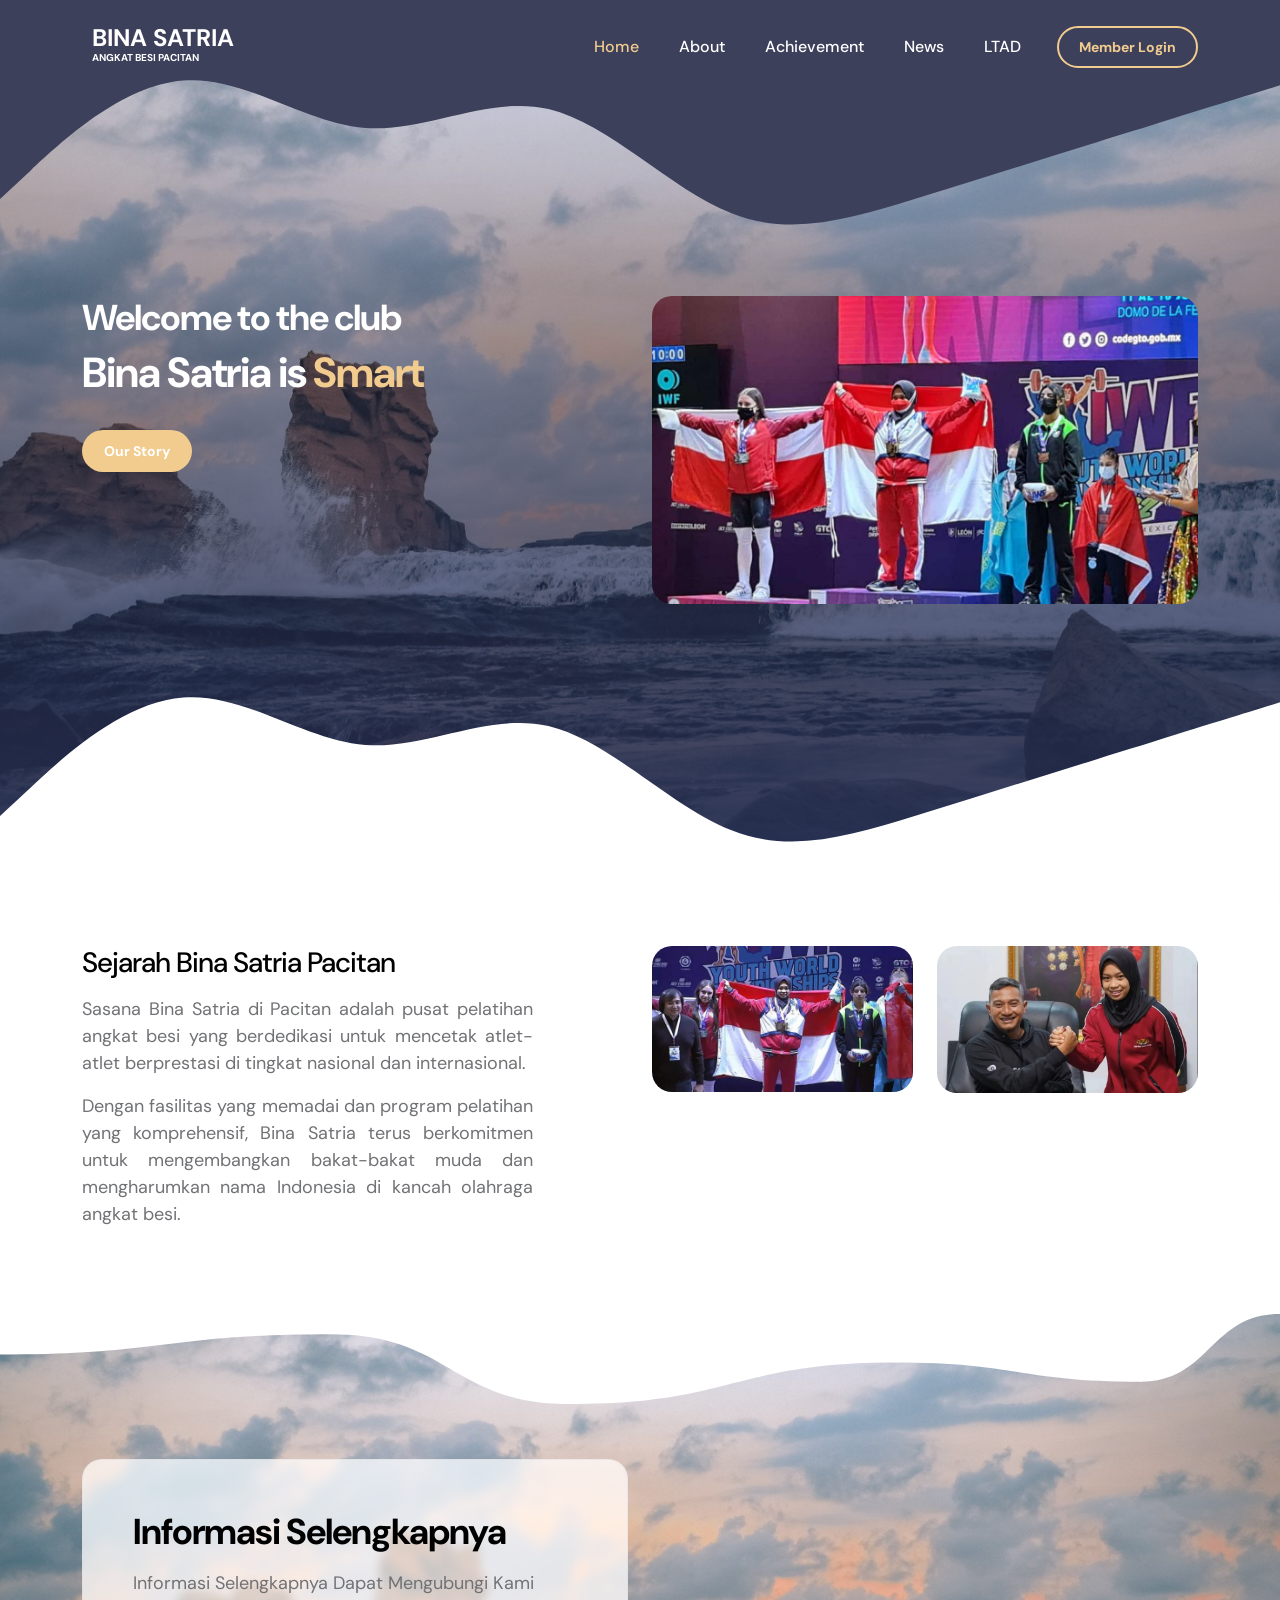
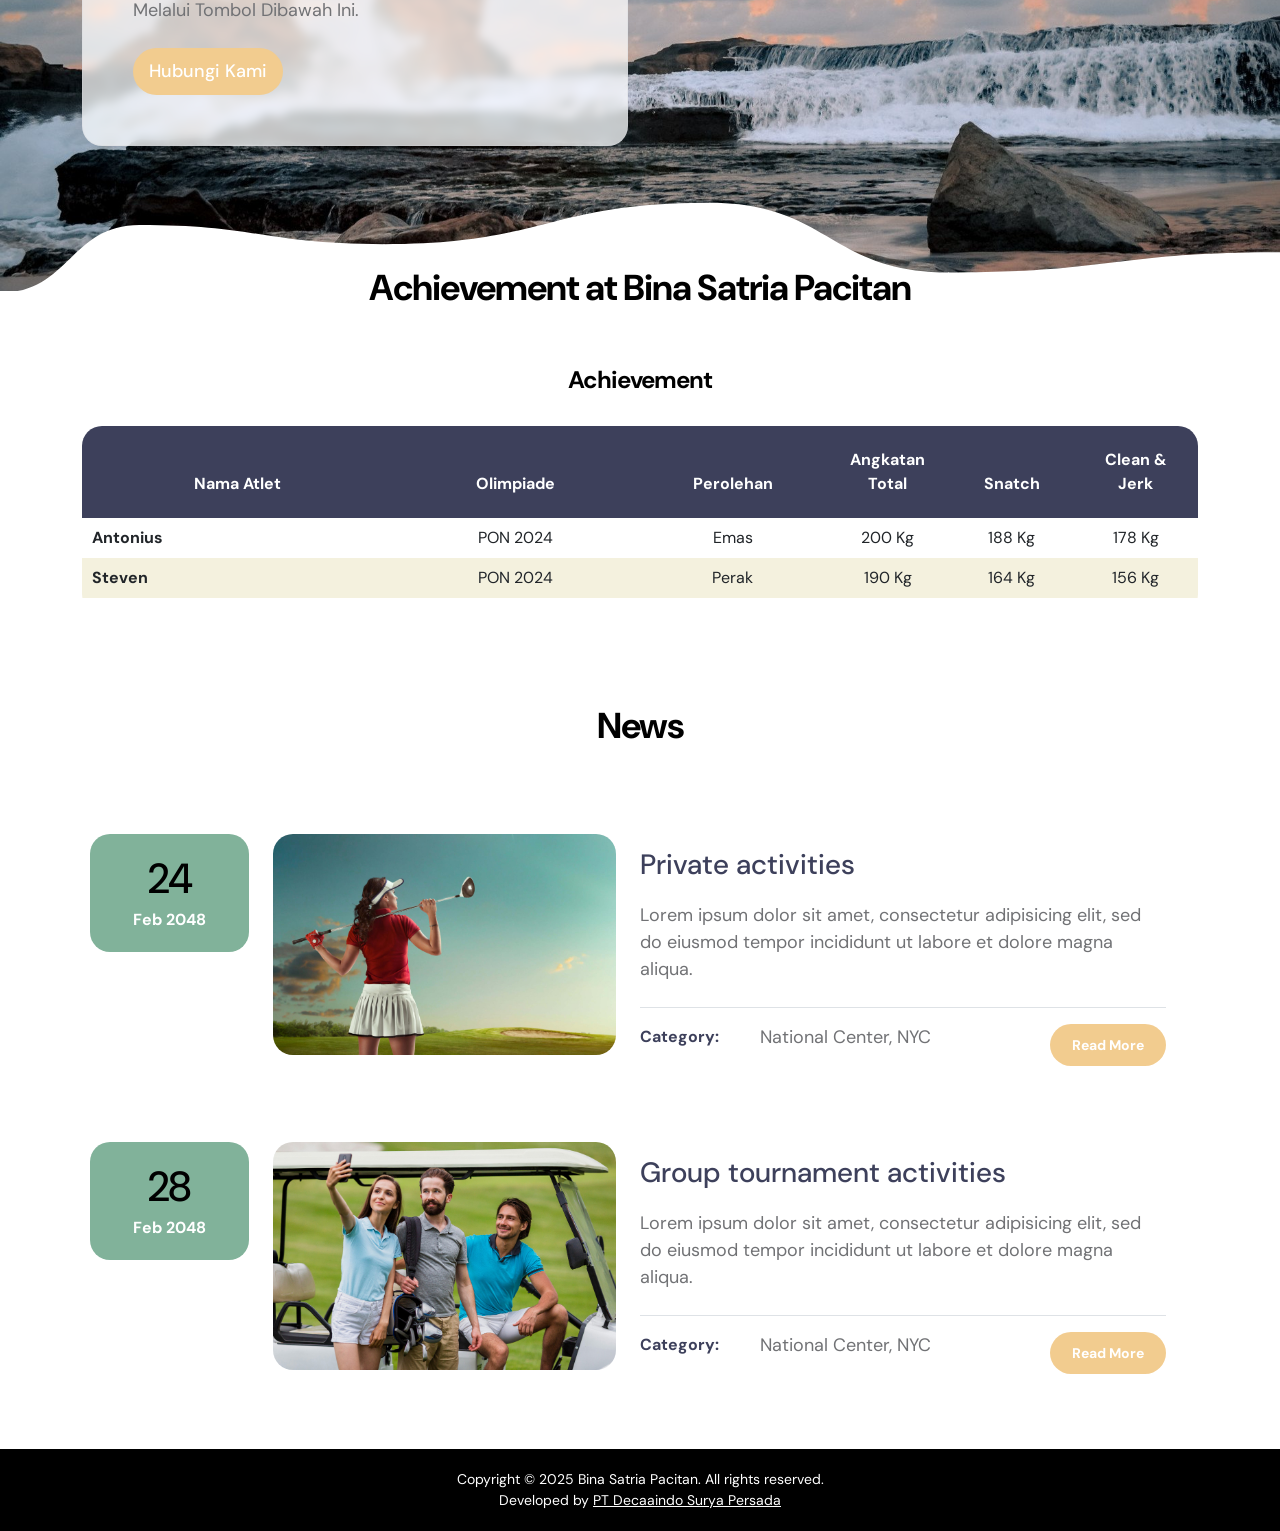
<file: index.html>
<!doctype html>
<html lang="en">
    <head>
        <meta charset="utf-8">
        <meta name="viewport" content="width=device-width, initial-scale=1">

        <meta name="description" content="">
        <meta name="author" content="">

        <title>Bina Satria Pacitan - Angkat Besi</title>

        <!-- CSS FILES -->                
        <link rel="preconnect" href="https://fonts.googleapis.com">

        <link rel="preconnect" href="https://fonts.gstatic.com" crossorigin>

        <link href="https://fonts.googleapis.com/css2?family=DM+Sans:ital,wght@0,400;0,500;0,700;1,400&display=swap" rel="stylesheet">

        <link href="css/bootstrap.min.css" rel="stylesheet">

        <link href="css/bootstrap-icons.css" rel="stylesheet">

        <link href="css/templatemo-tiya-golf-club.css" rel="stylesheet">
        
<!--

TemplateMo 587 Tiya Golf Club

https://templatemo.com/tm-587-tiya-golf-club

-->

<style>
    .site-footers {
        background-color: black;
        color: white;
        padding: 20px 0;
        text-align: center;
        width: 100%;
    }
</style>
    </head>
    
    <body>

        <main>

            <nav class="navbar navbar-expand-lg">                
                <div class="container">
                    <a class="navbar-brand d-flex align-items-center" href="#">
                        <!-- <img src="images/logo.png" class="navbar-brand-image img-fluid" alt="Tiya Golf Club"> -->
                        <span class="navbar-brand-text">
                            BINA SATRIA
                            <small>Angkat Besi Pacitan</small>
                        </span>
                    </a>

                    <div class="d-lg-none ms-auto me-3">
                        <a class="btn custom-btn custom-border-btn" data-bs-toggle="offcanvas" href="#offcanvasExample" role="button" aria-controls="offcanvasExample">Member Login</a>
                    </div>
    
                    <button class="navbar-toggler" type="button" data-bs-toggle="collapse" data-bs-target="#navbarNav" aria-controls="navbarNav" aria-expanded="false" aria-label="Toggle navigation">
                        <span class="navbar-toggler-icon"></span>
                    </button>
    
                    <div class="collapse navbar-collapse" id="navbarNav">
                        <ul class="navbar-nav ms-lg-auto">
                            <li class="nav-item">
                                <a class="nav-link click-scroll" href="#section_1">Home</a>
                            </li>
    
                            <li class="nav-item">
                                <a class="nav-link click-scroll" href="#section_2">About</a>
                            </li>

                            <li class="nav-item">
                                <a class="nav-link click-scroll" href="#section_3">Achievement</a>
                            </li>

                            <li class="nav-item">
                                <a class="nav-link click-scroll" href="#section_4">News</a>
                            </li>

                            <li class="nav-item">
                                <a class="nav-link click-scroll" href="ltad.html">LTAD</a>
                            </li>

                            <!-- <li class="nav-item dropdown">
                                <a class="nav-link dropdown-toggle" href="#" id="navbarLightDropdownMenuLink" role="button" data-bs-toggle="dropdown" aria-expanded="false">Pages</a>

                                <ul class="dropdown-menu dropdown-menu-light" aria-labelledby="navbarLightDropdownMenuLink">
                                    <li><a class="dropdown-item" href="event-listing.html">Event Listing</a></li>

                                    <li><a class="dropdown-item" href="event-detail.html">Event Detail</a></li>
                                </ul>
                            </li> -->
                        </ul>

                        <div class="d-none d-lg-block ms-lg-3">
                            <a class="btn custom-btn custom-border-btn" data-bs-toggle="offcanvas" href="#" role="button" >Member Login</a>
                        </div>
                    </div>
                </div>
            </nav>
            

            <section class="hero-section d-flex justify-content-center align-items-center" id="section_1">

                <div class="section-overlay"></div>

                <svg xmlns="http://www.w3.org/2000/svg" viewBox="0 0 1440 320"><path fill="#3D405B" fill-opacity="1" d="M0,224L34.3,192C68.6,160,137,96,206,90.7C274.3,85,343,139,411,144C480,149,549,107,617,122.7C685.7,139,754,213,823,240C891.4,267,960,245,1029,224C1097.1,203,1166,181,1234,160C1302.9,139,1371,117,1406,106.7L1440,96L1440,0L1405.7,0C1371.4,0,1303,0,1234,0C1165.7,0,1097,0,1029,0C960,0,891,0,823,0C754.3,0,686,0,617,0C548.6,0,480,0,411,0C342.9,0,274,0,206,0C137.1,0,69,0,34,0L0,0Z"></path></svg>

                <div class="container">
                    <div class="row">

                        <div class="col-lg-6 col-12 mb-5 mb-lg-0">
                            <h2 class="text-white">Welcome to the club</h2>

                            <h1 class="cd-headline rotate-1 text-white mb-4 pb-2">
                                <span>Bina Satria is</span>
                                <span class="cd-words-wrapper">
                                    <b class="is-visible">Smart</b>
                                    <b>Discipline</b>
                                    <!-- <b>Lifestyle</b> -->
                                </span>
                            </h1>

                            <div class="custom-btn-group">
                                <a href="#section_2" class="btn custom-btn smoothscroll me-3">Our Story</a>

                                <!-- <a href="#section_3" class="link smoothscroll">Become a member</a> -->
                            </div>
                        </div>

                        <div class="col-lg-6 col-12">
                            <div class="ratio ratio-16x9">
                                <img width="1080" height="720" src="images/1.jpeg" frameborder="0" allow="accelerometer; autoplay; clipboard-write; encrypted-media; gyroscope; picture-in-picture; web-share" allowfullscreen>
                            </div>
                        </div>

                    </div>
                </div>

                <svg xmlns="http://www.w3.org/2000/svg" viewBox="0 0 1440 320"><path fill="#ffffff" fill-opacity="1" d="M0,224L34.3,192C68.6,160,137,96,206,90.7C274.3,85,343,139,411,144C480,149,549,107,617,122.7C685.7,139,754,213,823,240C891.4,267,960,245,1029,224C1097.1,203,1166,181,1234,160C1302.9,139,1371,117,1406,106.7L1440,96L1440,320L1405.7,320C1371.4,320,1303,320,1234,320C1165.7,320,1097,320,1029,320C960,320,891,320,823,320C754.3,320,686,320,617,320C548.6,320,480,320,411,320C342.9,320,274,320,206,320C137.1,320,69,320,34,320L0,320Z"></path></svg>
            </section>


            <section class="about-section section-padding" id="section_2">
                <div class="container">
                    <div class="row">

                        <div class="col-lg-12 col-12 text-center">
                            <h2 class="mb-lg-5 mb-4">Bina Satria Pacitan</h2>
                        </div>

                        <div class="col-lg-5 col-12 me-auto mb-4 mb-lg-0">
                            <h3 class="mb-3">Sejarah Bina Satria Pacitan</h3>

                            <p style="text-align: justify;">Sasana Bina Satria di Pacitan adalah pusat pelatihan angkat besi yang berdedikasi untuk mencetak atlet-atlet berprestasi di tingkat nasional dan internasional.</p>

                            <p style="text-align: justify;">Dengan fasilitas yang memadai dan program pelatihan yang komprehensif, Bina Satria terus berkomitmen untuk mengembangkan bakat-bakat muda dan mengharumkan nama Indonesia di kancah olahraga angkat besi.</p>
                        </div>

                        <div class="col-lg-3 col-md-6 col-12 mb-4 mb-lg-0 mb-md-0">
                            <div class="member-block">
                                <div class="member-block-image-wrap">
                                    <img src="images/2.jpg" class="member-block-image img-fluid" alt="">

                                    <!-- <ul class="social-icon">
                                        <li class="social-icon-item">
                                            <a href="#" class="social-icon-link bi-twitter"></a>
                                        </li>

                                        <li class="social-icon-item">
                                            <a href="#" class="social-icon-link bi-whatsapp"></a>
                                        </li>
                                    </ul> -->
                                </div>

                                <!-- <div class="member-block-info d-flex align-items-center">
                                    <h4>Michael</h4>

                                    <p class="ms-auto">Founder</p>
                                </div> -->
                            </div>
                        </div>

                        <div class="col-lg-3 col-md-6 col-12">
                            <div class="member-block">
                                <div class="member-block-image-wrap">
                                    <img src="images/3.jpg" class="member-block-image img-fluid" alt="">

                                    <!-- <ul class="social-icon">
                                        <li class="social-icon-item">
                                            <a href="#" class="social-icon-link bi-linkedin"></a>
                                        </li>
                                        <li class="social-icon-item">
                                            <a href="#" class="social-icon-link bi-twitter"></a>
                                        </li>
                                    </ul> -->
                                </div>

                                <!-- <div class="member-block-info d-flex align-items-center">
                                    <h4>Sandy</h4>

                                    <p class="ms-auto">Co-Founder</p>
                                </div> -->
                            </div>
                        </div>

                    </div>
                </div>
            </section>


            <section class="section-bg-image">
                <svg viewBox="0 0 1265 144" xmlns="http://www.w3.org/2000/svg" xmlns:xlink="http://www.w3.org/1999/xlink"><path fill="rgba(255, 255, 255, 1)" d="M 0 40 C 164 40 164 20 328 20 L 328 20 L 328 0 L 0 0 Z" stroke-width="0"></path> <path fill="rgba(255, 255, 255, 1)" d="M 327 20 C 445.5 20 445.5 89 564 89 L 564 89 L 564 0 L 327 0 Z" stroke-width="0"></path> <path fill="rgba(255, 255, 255, 1)" d="M 563 89 C 724.5 89 724.5 48 886 48 L 886 48 L 886 0 L 563 0 Z" stroke-width="0"></path><path fill="rgba(255, 255, 255, 1)" d="M 885 48 C 1006.5 48 1006.5 67 1128 67 L 1128 67 L 1128 0 L 885 0 Z" stroke-width="0"></path><path fill="rgba(255, 255, 255, 1)" d="M 1127 67 C 1196 67 1196 0 1265 0 L 1265 0 L 1265 0 L 1127 0 Z" stroke-width="0"></path></svg>

                <div class="container">
                    <div class="row">

                        <div class="col-lg-6 col-12">
                            <div class="section-bg-image-block">
                                <h2 class="mb-lg-3">Informasi Selengkapnya</h2>

                                <p>Informasi Selengkapnya Dapat Mengubungi Kami Melalui Tombol Dibawah Ini.</p>

                                <form action="https://decaa.id" method="get" class="custom-form mt-lg-4 mt-2" role="form">
                                        <button type="submit" class="form-control" style="text-align: center;">Hubungi Kami</button>
                                </form>
                            </div>
                        </div>

                    </div>
                </div>

                <svg viewBox="0 0 1265 144" xmlns="http://www.w3.org/2000/svg" xmlns:xlink="http://www.w3.org/1999/xlink"><path fill="rgba(255, 255, 255, 1)" d="M 0 40 C 164 40 164 20 328 20 L 328 20 L 328 0 L 0 0 Z" stroke-width="0"></path> <path fill="rgba(255, 255, 255, 1)" d="M 327 20 C 445.5 20 445.5 89 564 89 L 564 89 L 564 0 L 327 0 Z" stroke-width="0"></path> <path fill="rgba(255, 255, 255, 1)" d="M 563 89 C 724.5 89 724.5 48 886 48 L 886 48 L 886 0 L 563 0 Z" stroke-width="0"></path><path fill="rgba(255, 255, 255, 1)" d="M 885 48 C 1006.5 48 1006.5 67 1128 67 L 1128 67 L 1128 0 L 885 0 Z" stroke-width="0"></path><path fill="rgba(255, 255, 255, 1)" d="M 1127 67 C 1196 67 1196 0 1265 0 L 1265 0 L 1265 0 L 1127 0 Z" stroke-width="0"></path></svg>
            </section>

            <section class="membership-section section-padding" id="section_3">
                <div class="container">
                    <div class="row">

                        <div class="col-lg-12 col-12 text-center mx-auto mb-lg-5 mb-4">
                            <h2><span>Achievement</span> at Bina Satria Pacitan</h2>
                        </div>

                        <div class="col-lg-12 col-12 mb-3 mb-lg-0">
                            <h4 class="mb-4 pb-lg-2 text-center"><strong>Achievement</strong></h4>

                            <div class="table-responsive">
                                <table class="table text-center">
                                    <thead>
                                        <tr>
                                            <th style="width: 25%;">Nama Atlet</th>
                                            
                                            <th style="width: 20%;">Olimpiade</th>
                                            
                                            <th style="width: 15%;">Perolehan</th>
                                            
                                            <th style="width: 10%;">Angkatan Total</th>
                                            <th style="width: 10%;">Snatch</th>
                                            <th style="width: 10%;">Clean & Jerk</th>
                                        </tr>
                                    </thead>

                                    <tbody>
                                        <tr>
                                            <th scope="row" class="text-start">Antonius</th>
                                            
                                            <td>
                                                PON 2024
                                            </td>
                                            
                                            <td>
                                                Emas
                                            </td>
                                            
                                            <td>
                                                200 Kg
                                            </td>
                                            <td>
                                                188 Kg
                                            </td>
                                            <td>
                                                178 Kg
                                            </td>
                                        </tr>
                                        <tr>
                                            <th scope="row" class="text-start">Steven</th>
                                            
                                            <td>
                                                PON 2024
                                            </td>
                                            
                                            <td>
                                                Perak
                                            </td>
                                            
                                            <td>
                                                190 Kg
                                            </td>
                                            <td>
                                                164 Kg
                                            </td>
                                            <td>
                                                156 Kg
                                            </td>
                                        </tr>
                                        
                                    </tbody>
                                </table>
                            </div>
                        </div>
                </div>
            </section>


            <section class="membership-section section-padding" id="section_4">
                <div class="container">
                    <div class="row">

                        <div class="col-lg-12 col-12 text-center mx-auto mb-lg-5 mb-4">
                            <h2><span>News</span></h2>
                        </div>

                        <div class="row custom-block mb-3">
                            <div class="col-lg-2 col-md-4 col-12 order-2 order-md-0 order-lg-0">
                                <div class="custom-block-date-wrap d-flex d-lg-block d-md-block align-items-center mt-3 mt-lg-0 mt-md-0">
                                    <h6 class="custom-block-date mb-lg-1 mb-0 me-3 me-lg-0 me-md-0">24</h6>
                                    
                                    <strong class="text-white">Feb 2048</strong>
                                </div>
                            </div>

                            <div class="col-lg-4 col-md-8 col-12 order-1 order-lg-0">
                                <div class="custom-block-image-wrap">
                                    <a href="event-detail.html">
                                        <img src="images/professional-golf-player.jpg" class="custom-block-image img-fluid" alt="">

                                        <i class="custom-block-icon bi-link"></i>
                                    </a>
                                </div>
                            </div>

                            <div class="col-lg-6 col-12 order-3 order-lg-0">
                                <div class="custom-block-info mt-2 mt-lg-0">
                                    <a href="event-detail.html" class="events-title mb-3">Private activities</a>

                                    <p class="mb-0">Lorem ipsum dolor sit amet, consectetur adipisicing elit, sed do eiusmod tempor incididunt ut labore et dolore magna aliqua.</p>

                                    <div class="d-flex flex-wrap border-top mt-4 pt-3">

                                        <div class="mb-4 mb-lg-0">
                                            <div class="d-flex flex-wrap align-items-center mb-1">
                                                <span class="custom-block-span">Category:</span>

                                                <p class="mb-0">National Center, NYC</p>
                                            </div>
                                        </div>

                                        <div class="d-flex align-items-center ms-lg-auto">
                                            <a href="event-detail.html" class="btn custom-btn">Read More</a>
                                        </div>
                                    </div>
                                </div>
                            </div>
                        </div>

                        <div class="row custom-block custom-block-bg">
                            <div class="col-lg-2 col-md-4 col-12 order-2 order-md-0 order-lg-0">
                                <div class="custom-block-date-wrap d-flex d-lg-block d-md-block align-items-center mt-3 mt-lg-0 mt-md-0">
                                    <h6 class="custom-block-date mb-lg-1 mb-0 me-3 me-lg-0 me-md-0">28</h6>
                                    
                                    <strong class="text-white">Feb 2048</strong>
                                </div>
                            </div>

                            <div class="col-lg-4 col-md-8 col-12 order-1 order-lg-0">
                                <div class="custom-block-image-wrap">
                                    <a href="event-detail.html">
                                        <img src="images/girl-taking-selfie-with-friends-golf-field.jpg" class="custom-block-image img-fluid" alt="">

                                        <i class="custom-block-icon bi-link"></i>
                                    </a>
                                </div>
                            </div>

                            <div class="col-lg-6 col-12 order-3 order-lg-0">
                                <div class="custom-block-info mt-2 mt-lg-0">
                                    <a href="event-detail.html" class="events-title mb-3">Group tournament activities</a>

                                    <p class="mb-0">Lorem ipsum dolor sit amet, consectetur adipisicing elit, sed do eiusmod tempor incididunt ut labore et dolore magna aliqua.</p>

                                    <div class="d-flex flex-wrap border-top mt-4 pt-3">

                                        <div class="mb-4 mb-lg-0">
                                            <div class="d-flex flex-wrap align-items-center mb-1">
                                                <span class="custom-block-span">Category:</span>

                                                <p class="mb-0">National Center, NYC</p>
                                            </div>
                                        </div>

                                        <div class="d-flex align-items-center ms-lg-auto">
                                            <a href="event-detail.html" class="btn custom-btn">Read More</a>
                                        </div>
                                    </div>
                                </div>
                            </div>
                        </div>

                    </div>
                </div>
            </section>
        </main>

        <!-- Footer -->
        <footer class="site-footers" style="background-color: black; color: white; padding: 20px 0; text-align: center;">
            <div class="container">
                <div class="row">
                    <div class="col-12">
                        <p class="mb-0" style="color: white;font-size:14px;">Copyright &copy; 2025 Bina Satria Pacitan. All rights reserved.</p>
                        <p class="mb-0" style="color: white;font-size:14px;">Developed by <a href="https://decaa.id" target="_blank" style="color: white; text-decoration: underline;">PT Decaaindo Surya Persada</a></p>
                    </div>
                </div>
            </div>
        </footer>


        <!-- JAVASCRIPT FILES -->
        <script src="js/jquery.min.js"></script>
        <script src="js/bootstrap.bundle.min.js"></script>
        <script src="js/jquery.sticky.js"></script>
        <script src="js/click-scroll.js"></script>
        <script src="js/animated-headline.js"></script>
        <script src="js/modernizr.js"></script>
        <script src="js/custom.js"></script>

    </body>
</html>
</file>
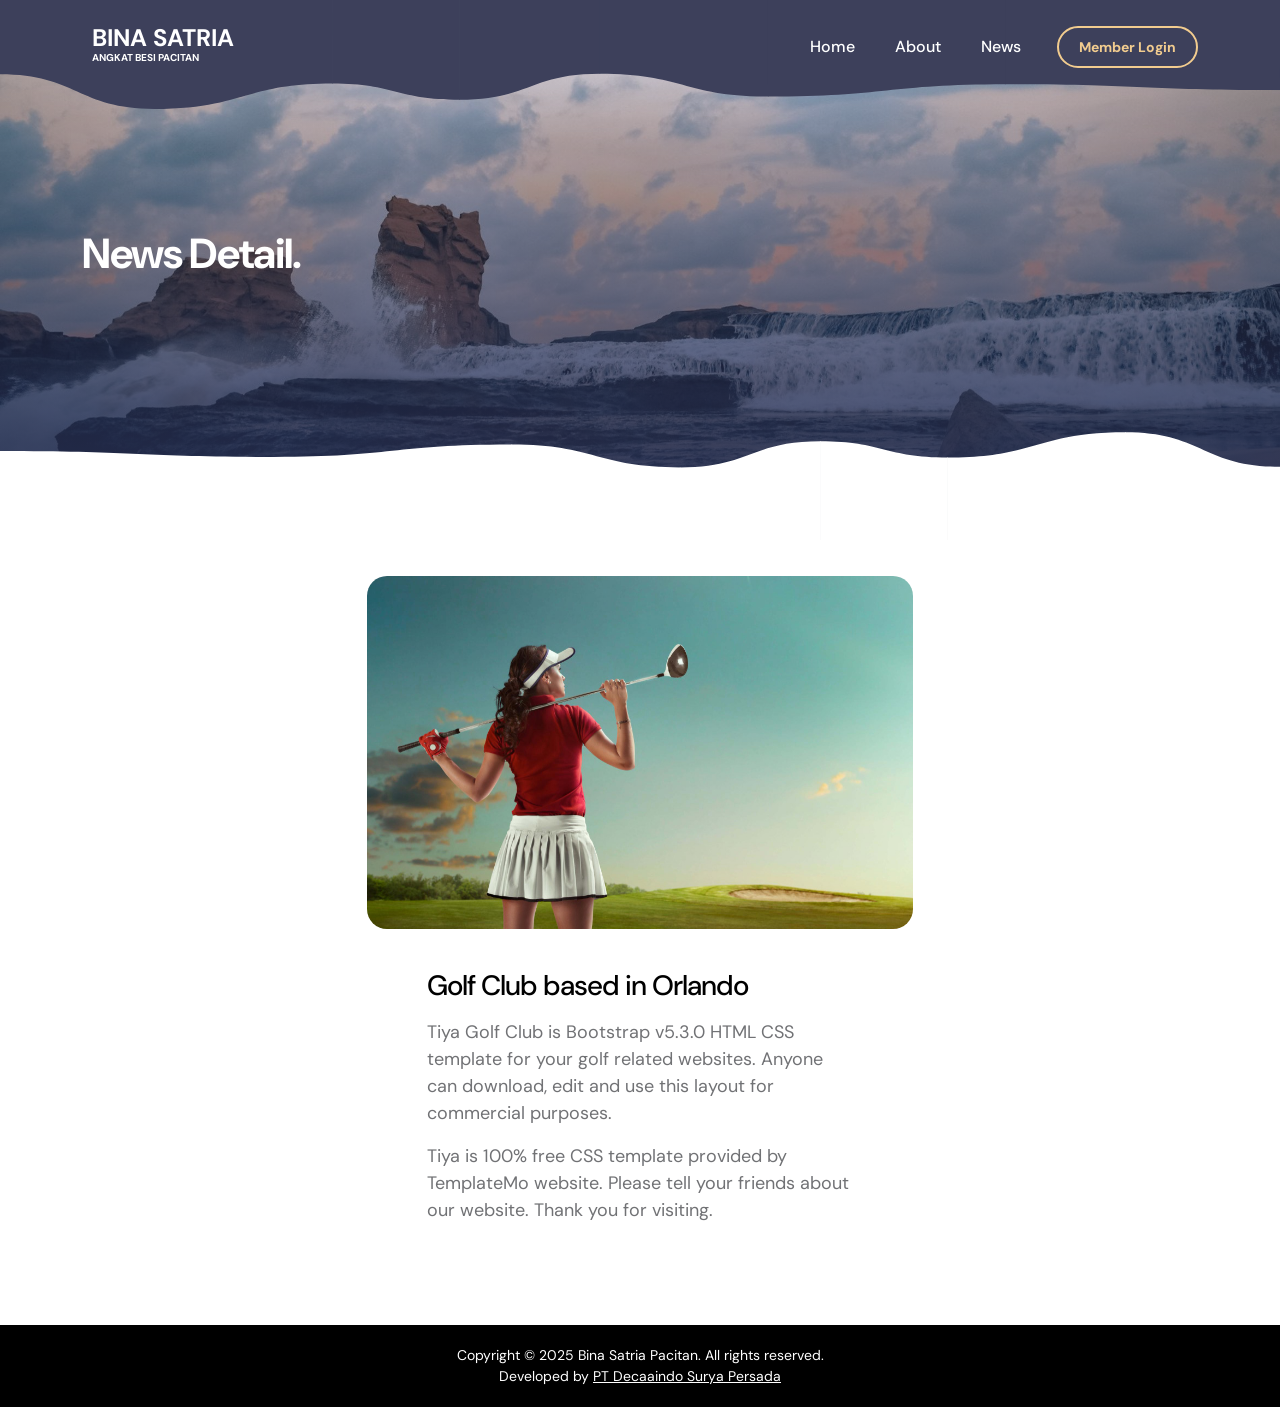
<file: event-detail.html>
<!doctype html>
<html lang="en">
    <head>
        <meta charset="utf-8">
        <meta name="viewport" content="width=device-width, initial-scale=1">

        <meta name="description" content="">
        <meta name="author" content="">

        <title>Bina Satria Pacitan - Angkat Besi</title>

        <!-- CSS FILES -->                
        <link rel="preconnect" href="https://fonts.googleapis.com">

        <link rel="preconnect" href="https://fonts.gstatic.com" crossorigin>

        <link href="https://fonts.googleapis.com/css2?family=DM+Sans:ital,wght@0,400;0,500;0,700;1,400&display=swap" rel="stylesheet">

        <link href="css/bootstrap.min.css" rel="stylesheet">

        <link href="css/bootstrap-icons.css" rel="stylesheet">

        <link href="css/templatemo-tiya-golf-club.css" rel="stylesheet">
        
<!--

TemplateMo 587 Tiya Golf Club

https://templatemo.com/tm-587-tiya-golf-club

-->

<style>
    .site-footers {
        background-color: black;
        color: white;
        padding: 20px 0;
        text-align: center;
        width: 100%;
    }
</style>
    </head>
    
    <body>

        <main>

            <nav class="navbar navbar-expand-lg">                
                <div class="container">
                    <a class="navbar-brand d-flex align-items-center" href="#">
                        <!-- <img src="images/logo.png" class="navbar-brand-image img-fluid" alt="Tiya Golf Club"> -->
                        <span class="navbar-brand-text">
                            BINA SATRIA
                            <small>Angkat Besi Pacitan</small>
                        </span>
                    </a>

                    <div class="d-lg-none ms-auto me-3">
                        <a class="btn custom-btn custom-border-btn" data-bs-toggle="offcanvas" href="#offcanvasExample" role="button" aria-controls="offcanvasExample">Member Login</a>
                    </div>
    
                    <button class="navbar-toggler" type="button" data-bs-toggle="collapse" data-bs-target="#navbarNav" aria-controls="navbarNav" aria-expanded="false" aria-label="Toggle navigation">
                        <span class="navbar-toggler-icon"></span>
                    </button>
    
                    <div class="collapse navbar-collapse" id="navbarNav">
                        <ul class="navbar-nav ms-lg-auto">
                            <li class="nav-item">
                                <a class="nav-link click-scroll" href="#section_1">Home</a>
                            </li>
    
                            <li class="nav-item">
                                <a class="nav-link click-scroll" href="#section_2">About</a>
                            </li>

                            <li class="nav-item">
                                <a class="nav-link click-scroll" href="#section_3">News</a>
                            </li>

                            <li class="nav-item">
                                <!-- <a class="nav-link click-scroll" href="#section_4">Events</a> -->
                            </li>

                            <li class="nav-item">
                                <!-- <a class="nav-link click-scroll" href="#section_5">Contact Us</a> -->
                            </li>

                            <!-- <li class="nav-item dropdown">
                                <a class="nav-link dropdown-toggle" href="#" id="navbarLightDropdownMenuLink" role="button" data-bs-toggle="dropdown" aria-expanded="false">Pages</a>

                                <ul class="dropdown-menu dropdown-menu-light" aria-labelledby="navbarLightDropdownMenuLink">
                                    <li><a class="dropdown-item" href="event-listing.html">Event Listing</a></li>

                                    <li><a class="dropdown-item" href="event-detail.html">Event Detail</a></li>
                                </ul>
                            </li> -->
                        </ul>

                        <div class="d-none d-lg-block ms-lg-3">
                            <a class="btn custom-btn custom-border-btn" data-bs-toggle="offcanvas" href="#" role="button" >Member Login</a>
                        </div>
                    </div>
                </div>
            </nav>

            <div class="offcanvas offcanvas-end" data-bs-scroll="true" tabindex="-1" id="offcanvasExample" aria-labelledby="offcanvasExampleLabel">                
                <div class="offcanvas-header">
                    <h5 class="offcanvas-title" id="offcanvasExampleLabel">Member Login</h5>
                    
                    <button type="button" class="btn-close" data-bs-dismiss="offcanvas" aria-label="Close"></button>
                </div>
                
                <div class="offcanvas-body d-flex flex-column">
                    <form class="custom-form member-login-form" action="#" method="post" role="form">

                        <div class="member-login-form-body">
                            <div class="mb-4">
                                <label class="form-label mb-2" for="member-login-number">Membership No.</label>

                                <input type="text" name="member-login-number" id="member-login-number" class="form-control" placeholder="11002560" required>
                            </div>

                            <div class="mb-4">
                                <label class="form-label mb-2" for="member-login-password">Password</label>

                                <input type="password" name="member-login-password" id="member-login-password" pattern="[0-9a-zA-Z]{4,10}" class="form-control" placeholder="Password" required="">
                            </div>

                            <div class="form-check mb-4">
                                <input class="form-check-input" type="checkbox" value="" id="flexCheckDefault">
                              
                                <label class="form-check-label" for="flexCheckDefault">
                                    Remember me
                                </label>
                            </div>

                            <div class="col-lg-5 col-md-7 col-8 mx-auto">
                                <button type="submit" class="form-control">Login</button>
                            </div>

                            <div class="text-center my-4">
                                <a href="#">Forgotten password?</a>
                            </div>
                        </div>
                    </form>

                    <div class="mt-auto mb-5">
                        <p>
                            <strong class="text-white me-3">Any Questions?</strong>

                            <a href="tel: 010-020-0340" class="contact-link">
                            	010-020-0340
                            </a>
                        </p>
                    </div>
                </div>

                <svg xmlns="http://www.w3.org/2000/svg" viewBox="0 0 1440 320"><path fill="#3D405B" fill-opacity="1" d="M0,224L34.3,192C68.6,160,137,96,206,90.7C274.3,85,343,139,411,144C480,149,549,107,617,122.7C685.7,139,754,213,823,240C891.4,267,960,245,1029,224C1097.1,203,1166,181,1234,160C1302.9,139,1371,117,1406,106.7L1440,96L1440,320L1405.7,320C1371.4,320,1303,320,1234,320C1165.7,320,1097,320,1029,320C960,320,891,320,823,320C754.3,320,686,320,617,320C548.6,320,480,320,411,320C342.9,320,274,320,206,320C137.1,320,69,320,34,320L0,320Z"></path></svg>
            </div>
            

            <section class="hero-section hero-50 d-flex justify-content-center align-items-center" id="section_1">

                <div class="section-overlay"></div>

                <svg viewBox="0 0 1962 178" xmlns="http://www.w3.org/2000/svg" xmlns:xlink="http://www.w3.org/1999/xlink"><path fill="#3D405B" d="M 0 114 C 118.5 114 118.5 167 237 167 L 237 167 L 237 0 L 0 0 Z" stroke-width="0"></path> <path fill="#3D405B" d="M 236 167 C 373 167 373 128 510 128 L 510 128 L 510 0 L 236 0 Z" stroke-width="0"></path> <path fill="#3D405B" d="M 509 128 C 607 128 607 153 705 153 L 705 153 L 705 0 L 509 0 Z" stroke-width="0"></path><path fill="#3D405B" d="M 704 153 C 812 153 812 113 920 113 L 920 113 L 920 0 L 704 0 Z" stroke-width="0"></path><path fill="#3D405B" d="M 919 113 C 1048.5 113 1048.5 148 1178 148 L 1178 148 L 1178 0 L 919 0 Z" stroke-width="0"></path><path fill="#3D405B" d="M 1177 148 C 1359.5 148 1359.5 129 1542 129 L 1542 129 L 1542 0 L 1177 0 Z" stroke-width="0"></path><path fill="#3D405B" d="M 1541 129 C 1751.5 129 1751.5 138 1962 138 L 1962 138 L 1962 0 L 1541 0 Z" stroke-width="0"></path></svg>

                <div class="container">
                    <div class="row">

                        <div class="col-lg-6 col-12">

                            <h1 class="text-white mb-4 pb-2">News Detail.</h1>

                            <!-- <a href="#section_2" class="btn custom-btn smoothscroll me-3">Learn more</a> -->
                        </div>

                    </div>
                </div>

                <svg viewBox="0 0 1962 178" xmlns="http://www.w3.org/2000/svg" xmlns:xlink="http://www.w3.org/1999/xlink"><path fill="#ffffff" d="M 0 114 C 118.5 114 118.5 167 237 167 L 237 167 L 237 0 L 0 0 Z" stroke-width="0"></path> <path fill="#ffffff" d="M 236 167 C 373 167 373 128 510 128 L 510 128 L 510 0 L 236 0 Z" stroke-width="0"></path> <path fill="#ffffff" d="M 509 128 C 607 128 607 153 705 153 L 705 153 L 705 0 L 509 0 Z" stroke-width="0"></path><path fill="#ffffff" d="M 704 153 C 812 153 812 113 920 113 L 920 113 L 920 0 L 704 0 Z" stroke-width="0"></path><path fill="#ffffff" d="M 919 113 C 1048.5 113 1048.5 148 1178 148 L 1178 148 L 1178 0 L 919 0 Z" stroke-width="0"></path><path fill="#ffffff" d="M 1177 148 C 1359.5 148 1359.5 129 1542 129 L 1542 129 L 1542 0 L 1177 0 Z" stroke-width="0"></path><path fill="#ffffff" d="M 1541 129 C 1751.5 129 1751.5 138 1962 138 L 1962 138 L 1962 0 L 1541 0 Z" stroke-width="0"></path></svg>
            </section>


            <section class="events-section events-detail-section section-padding" id="section_2">
                <div class="container">
                    <div class="row">

                        <div class="col-lg-6 col-md-8 col-12 mx-auto">
                            <h2 class="mb-lg-5 mb-4">Tiya Club's Group Tournaments</h2>

                            <div class="custom-block-image-wrap">
                                <img src="images/professional-golf-player.jpg" class="custom-block-image img-fluid" alt="">
                            </div>

                            <div class="custom-block-info">
                                <h3 class="mb-3">Golf Club based in Orlando</h3>

                                <p>Tiya Golf Club is Bootstrap v5.3.0 HTML CSS template for your golf related websites. Anyone can download, edit and use this layout for commercial purposes.</p>

                            <p>Tiya is 100% free CSS template provided by TemplateMo website. Please tell your friends about our website. Thank you for visiting.</p>

                            </div>
                        </div>

                    </div>
                </div>
            </section>
        </main>

        <!-- Footer -->
        <footer class="site-footers" style="background-color: black; color: white; padding: 20px 0; text-align: center;">
            <div class="container">
                <div class="row">
                    <div class="col-12">
                        <p class="mb-0" style="color: white;font-size:14px;">Copyright &copy; 2025 Bina Satria Pacitan. All rights reserved.</p>
                        <p class="mb-0" style="color: white;font-size:14px;">Developed by <a href="https://decaa.id" target="_blank" style="color: white; text-decoration: underline;">PT Decaaindo Surya Persada</a></p>
                    </div>
                </div>
            </div>
        </footer>


        <!-- JAVASCRIPT FILES -->
        <script src="js/jquery.min.js"></script>
        <script src="js/bootstrap.bundle.min.js"></script>
        <script src="js/jquery.sticky.js"></script>
        <script src="js/custom.js"></script>

    </body>
</html>
</file>
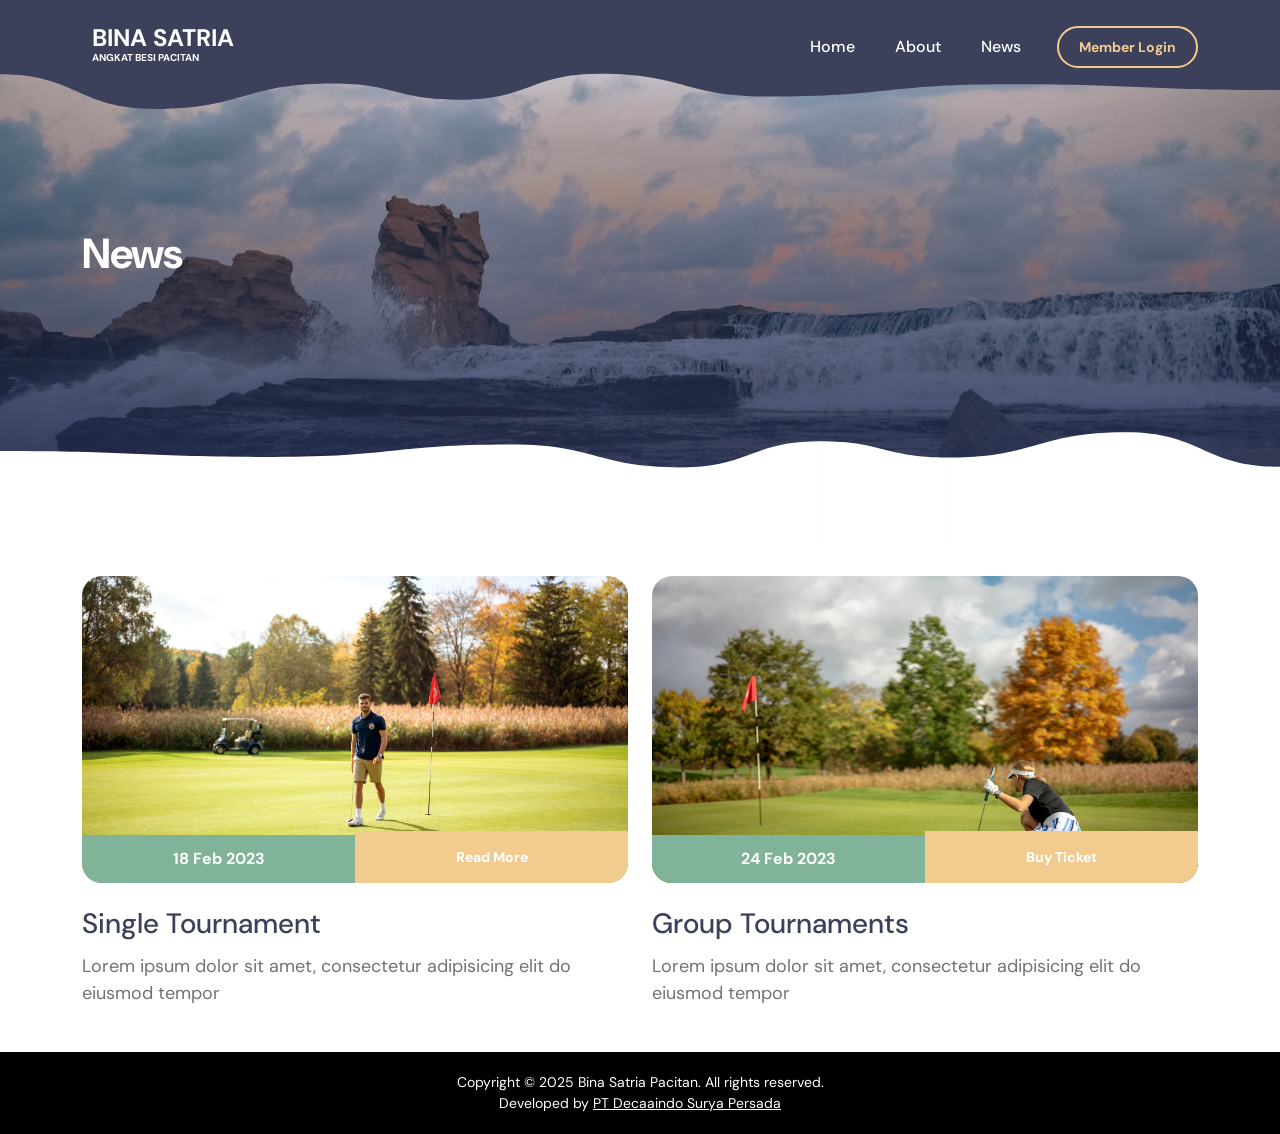
<file: event-listing.html>
<!doctype html>
<html lang="en">
    <head>
        <meta charset="utf-8">
        <meta name="viewport" content="width=device-width, initial-scale=1">

        <meta name="description" content="">
        <meta name="author" content="">

        <title>Bina Satria Pacitan - Angkat Besi</title>

        <!-- CSS FILES -->                
        <link rel="preconnect" href="https://fonts.googleapis.com">

        <link rel="preconnect" href="https://fonts.gstatic.com" crossorigin>

        <link href="https://fonts.googleapis.com/css2?family=DM+Sans:ital,wght@0,400;0,500;0,700;1,400&display=swap" rel="stylesheet">

        <link href="css/bootstrap.min.css" rel="stylesheet">

        <link href="css/bootstrap-icons.css" rel="stylesheet">

        <link href="css/templatemo-tiya-golf-club.css" rel="stylesheet">
        
<!--

TemplateMo 587 Tiya Golf Club

https://templatemo.com/tm-587-tiya-golf-club

-->

<style>
    .site-footers {
        background-color: black;
        color: white;
        padding: 20px 0;
        text-align: center;
        width: 100%;
    }
</style>
    </head>
    
    <body>

        <main>

            <nav class="navbar navbar-expand-lg">                
                <div class="container">
                    <a class="navbar-brand d-flex align-items-center" href="#">
                        <!-- <img src="images/logo.png" class="navbar-brand-image img-fluid" alt="Tiya Golf Club"> -->
                        <span class="navbar-brand-text">
                            BINA SATRIA
                            <small>Angkat Besi Pacitan</small>
                        </span>
                    </a>

                    <div class="d-lg-none ms-auto me-3">
                        <a class="btn custom-btn custom-border-btn" data-bs-toggle="offcanvas" href="#offcanvasExample" role="button" aria-controls="offcanvasExample">Member Login</a>
                    </div>
    
                    <button class="navbar-toggler" type="button" data-bs-toggle="collapse" data-bs-target="#navbarNav" aria-controls="navbarNav" aria-expanded="false" aria-label="Toggle navigation">
                        <span class="navbar-toggler-icon"></span>
                    </button>
    
                    <div class="collapse navbar-collapse" id="navbarNav">
                        <ul class="navbar-nav ms-lg-auto">
                            <li class="nav-item">
                                <a class="nav-link click-scroll" href="#section_1">Home</a>
                            </li>
    
                            <li class="nav-item">
                                <a class="nav-link click-scroll" href="#section_2">About</a>
                            </li>

                            <li class="nav-item">
                                <a class="nav-link click-scroll" href="#section_3">News</a>
                            </li>

                            <li class="nav-item">
                                <!-- <a class="nav-link click-scroll" href="#section_4">Events</a> -->
                            </li>

                            <li class="nav-item">
                                <!-- <a class="nav-link click-scroll" href="#section_5">Contact Us</a> -->
                            </li>

                            <!-- <li class="nav-item dropdown">
                                <a class="nav-link dropdown-toggle" href="#" id="navbarLightDropdownMenuLink" role="button" data-bs-toggle="dropdown" aria-expanded="false">Pages</a>

                                <ul class="dropdown-menu dropdown-menu-light" aria-labelledby="navbarLightDropdownMenuLink">
                                    <li><a class="dropdown-item" href="event-listing.html">Event Listing</a></li>

                                    <li><a class="dropdown-item" href="event-detail.html">Event Detail</a></li>
                                </ul>
                            </li> -->
                        </ul>

                        <div class="d-none d-lg-block ms-lg-3">
                            <a class="btn custom-btn custom-border-btn" data-bs-toggle="offcanvas" href="#" role="button" >Member Login</a>
                        </div>
                    </div>
                </div>
            </nav>

            <div class="offcanvas offcanvas-end" data-bs-scroll="true" tabindex="-1" id="offcanvasExample" aria-labelledby="offcanvasExampleLabel">                
                <div class="offcanvas-header">
                    <h5 class="offcanvas-title" id="offcanvasExampleLabel">Member Login</h5>
                    
                    <button type="button" class="btn-close" data-bs-dismiss="offcanvas" aria-label="Close"></button>
                </div>
                
                <div class="offcanvas-body d-flex flex-column">
                    <form class="custom-form member-login-form" action="#" method="post" role="form">

                        <div class="member-login-form-body">
                            <div class="mb-4">
                                <label class="form-label mb-2" for="member-login-number">Membership No.</label>

                                <input type="text" name="member-login-number" id="member-login-number" class="form-control" placeholder="11002560" required>
                            </div>

                            <div class="mb-4">
                                <label class="form-label mb-2" for="member-login-password">Password</label>

                                <input type="password" name="member-login-password" id="member-login-password" pattern="[0-9a-zA-Z]{4,10}" class="form-control" placeholder="Password" required="">
                            </div>

                            <div class="form-check mb-4">
                                <input class="form-check-input" type="checkbox" value="" id="flexCheckDefault">
                              
                                <label class="form-check-label" for="flexCheckDefault">
                                    Remember me
                                </label>
                            </div>

                            <div class="col-lg-5 col-md-7 col-8 mx-auto">
                                <button type="submit" class="form-control">Login</button>
                            </div>

                            <div class="text-center my-4">
                                <a href="#">Forgotten password?</a>
                            </div>
                        </div>
                    </form>

                    <div class="mt-auto mb-5">
                        <p>
                            <strong class="text-white me-3">Any Questions?</strong>

                            <a href="tel: 010-020-0340" class="contact-link">
                            	010-020-0340
                            </a>
                        </p>
                    </div>
                </div>

                <svg xmlns="http://www.w3.org/2000/svg" viewBox="0 0 1440 320"><path fill="#3D405B" fill-opacity="1" d="M0,224L34.3,192C68.6,160,137,96,206,90.7C274.3,85,343,139,411,144C480,149,549,107,617,122.7C685.7,139,754,213,823,240C891.4,267,960,245,1029,224C1097.1,203,1166,181,1234,160C1302.9,139,1371,117,1406,106.7L1440,96L1440,320L1405.7,320C1371.4,320,1303,320,1234,320C1165.7,320,1097,320,1029,320C960,320,891,320,823,320C754.3,320,686,320,617,320C548.6,320,480,320,411,320C342.9,320,274,320,206,320C137.1,320,69,320,34,320L0,320Z"></path></svg>
            </div>
            

            <section class="hero-section hero-50 d-flex justify-content-center align-items-center" id="section_1">

                <div class="section-overlay"></div>

                <svg viewBox="0 0 1962 178" xmlns="http://www.w3.org/2000/svg" xmlns:xlink="http://www.w3.org/1999/xlink"><path fill="#3D405B" d="M 0 114 C 118.5 114 118.5 167 237 167 L 237 167 L 237 0 L 0 0 Z" stroke-width="0"></path> <path fill="#3D405B" d="M 236 167 C 373 167 373 128 510 128 L 510 128 L 510 0 L 236 0 Z" stroke-width="0"></path> <path fill="#3D405B" d="M 509 128 C 607 128 607 153 705 153 L 705 153 L 705 0 L 509 0 Z" stroke-width="0"></path><path fill="#3D405B" d="M 704 153 C 812 153 812 113 920 113 L 920 113 L 920 0 L 704 0 Z" stroke-width="0"></path><path fill="#3D405B" d="M 919 113 C 1048.5 113 1048.5 148 1178 148 L 1178 148 L 1178 0 L 919 0 Z" stroke-width="0"></path><path fill="#3D405B" d="M 1177 148 C 1359.5 148 1359.5 129 1542 129 L 1542 129 L 1542 0 L 1177 0 Z" stroke-width="0"></path><path fill="#3D405B" d="M 1541 129 C 1751.5 129 1751.5 138 1962 138 L 1962 138 L 1962 0 L 1541 0 Z" stroke-width="0"></path></svg>

                <div class="container">
                    <div class="row">

                        <div class="col-lg-6 col-12">

                            <h1 class="text-white mb-4 pb-2">News</h1>

                            <!-- <a href="#section_3" class="btn custom-btn smoothscroll me-3">Explore Events</a> -->
                        </div>

                    </div>
                </div>

                <svg viewBox="0 0 1962 178" xmlns="http://www.w3.org/2000/svg" xmlns:xlink="http://www.w3.org/1999/xlink"><path fill="#ffffff" d="M 0 114 C 118.5 114 118.5 167 237 167 L 237 167 L 237 0 L 0 0 Z" stroke-width="0"></path> <path fill="#ffffff" d="M 236 167 C 373 167 373 128 510 128 L 510 128 L 510 0 L 236 0 Z" stroke-width="0"></path> <path fill="#ffffff" d="M 509 128 C 607 128 607 153 705 153 L 705 153 L 705 0 L 509 0 Z" stroke-width="0"></path><path fill="#ffffff" d="M 704 153 C 812 153 812 113 920 113 L 920 113 L 920 0 L 704 0 Z" stroke-width="0"></path><path fill="#ffffff" d="M 919 113 C 1048.5 113 1048.5 148 1178 148 L 1178 148 L 1178 0 L 919 0 Z" stroke-width="0"></path><path fill="#ffffff" d="M 1177 148 C 1359.5 148 1359.5 129 1542 129 L 1542 129 L 1542 0 L 1177 0 Z" stroke-width="0"></path><path fill="#ffffff" d="M 1541 129 C 1751.5 129 1751.5 138 1962 138 L 1962 138 L 1962 0 L 1541 0 Z" stroke-width="0"></path></svg>
            </section>


            <section class="events-section section-padding" id="section_2">
                <div class="container">
                    <div class="row">

                        <div class="col-lg-12 col-12">
                            <h2 class="mb-lg-5 mb-4">Latest News</h2>
                        </div>

                        <div class="col-lg-6 col-12 mb-5 mb-lg-0">
                            <div class="custom-block-image-wrap">
                                <a href="event-detail.html">
                                    <img src="images/anna-rosar-ew-olGvgCCs-unsplash.jpg" class="custom-block-image img-fluid" alt="">

                                    <i class="custom-block-icon bi-link"></i>
                                </a>

                                <div class="custom-block-date-wrap">
                                    <strong class="text-white">18 Feb 2023</strong>
                                </div>

                                <div class="custom-btn-wrap">
                                    <a href="event-detail.html" class="btn custom-btn">Read More</a>
                                </div>
                            </div>

                            <div class="custom-block-info">
                                <a href="event-detail.html" class="events-title mb-2">Single Tournament</a>

                                <p class="mb-0">Lorem ipsum dolor sit amet, consectetur adipisicing elit do eiusmod tempor</p>

                            </div>
                        </div>

                        <div class="col-lg-6 col-12">
                            <div class="custom-block-image-wrap">
                                <a href="event-detail.html">
                                    <img src="images/frederik-rosar-NDSZcCfnsbY-unsplash.jpg" class="custom-block-image img-fluid" alt="">

                                    <i class="custom-block-icon bi-link"></i>
                                </a>

                                <div class="custom-block-date-wrap">
                                    <strong class="text-white">24 Feb 2023</strong>
                                </div>

                                <div class="custom-btn-wrap">
                                    <a href="event-detail.html" class="btn custom-btn">Buy Ticket</a>
                                </div>
                            </div>

                            <div class="custom-block-info">
                                <a href="event-detail.html" class="events-title mb-2">Group Tournaments</a>

                                <p class="mb-0">Lorem ipsum dolor sit amet, consectetur adipisicing elit do eiusmod tempor</p>
                            </div>
                        </div>

                    </div>
                </div>
            </section>

        </main>

        <!-- Footer -->
        <footer class="site-footers" style="background-color: black; color: white; padding: 20px 0; text-align: center;">
            <div class="container">
                <div class="row">
                    <div class="col-12">
                        <p class="mb-0" style="color: white;font-size:14px;">Copyright &copy; 2025 Bina Satria Pacitan. All rights reserved.</p>
                        <p class="mb-0" style="color: white;font-size:14px;">Developed by <a href="https://decaa.id" target="_blank" style="color: white; text-decoration: underline;">PT Decaaindo Surya Persada</a></p>
                    </div>
                </div>
            </div>
        </footer>


        <!-- JAVASCRIPT FILES -->
        <script src="js/jquery.min.js"></script>
        <script src="js/bootstrap.bundle.min.js"></script>
        <script src="js/jquery.sticky.js"></script>
        <script src="js/custom.js"></script>

    </body>
</html>
</file>
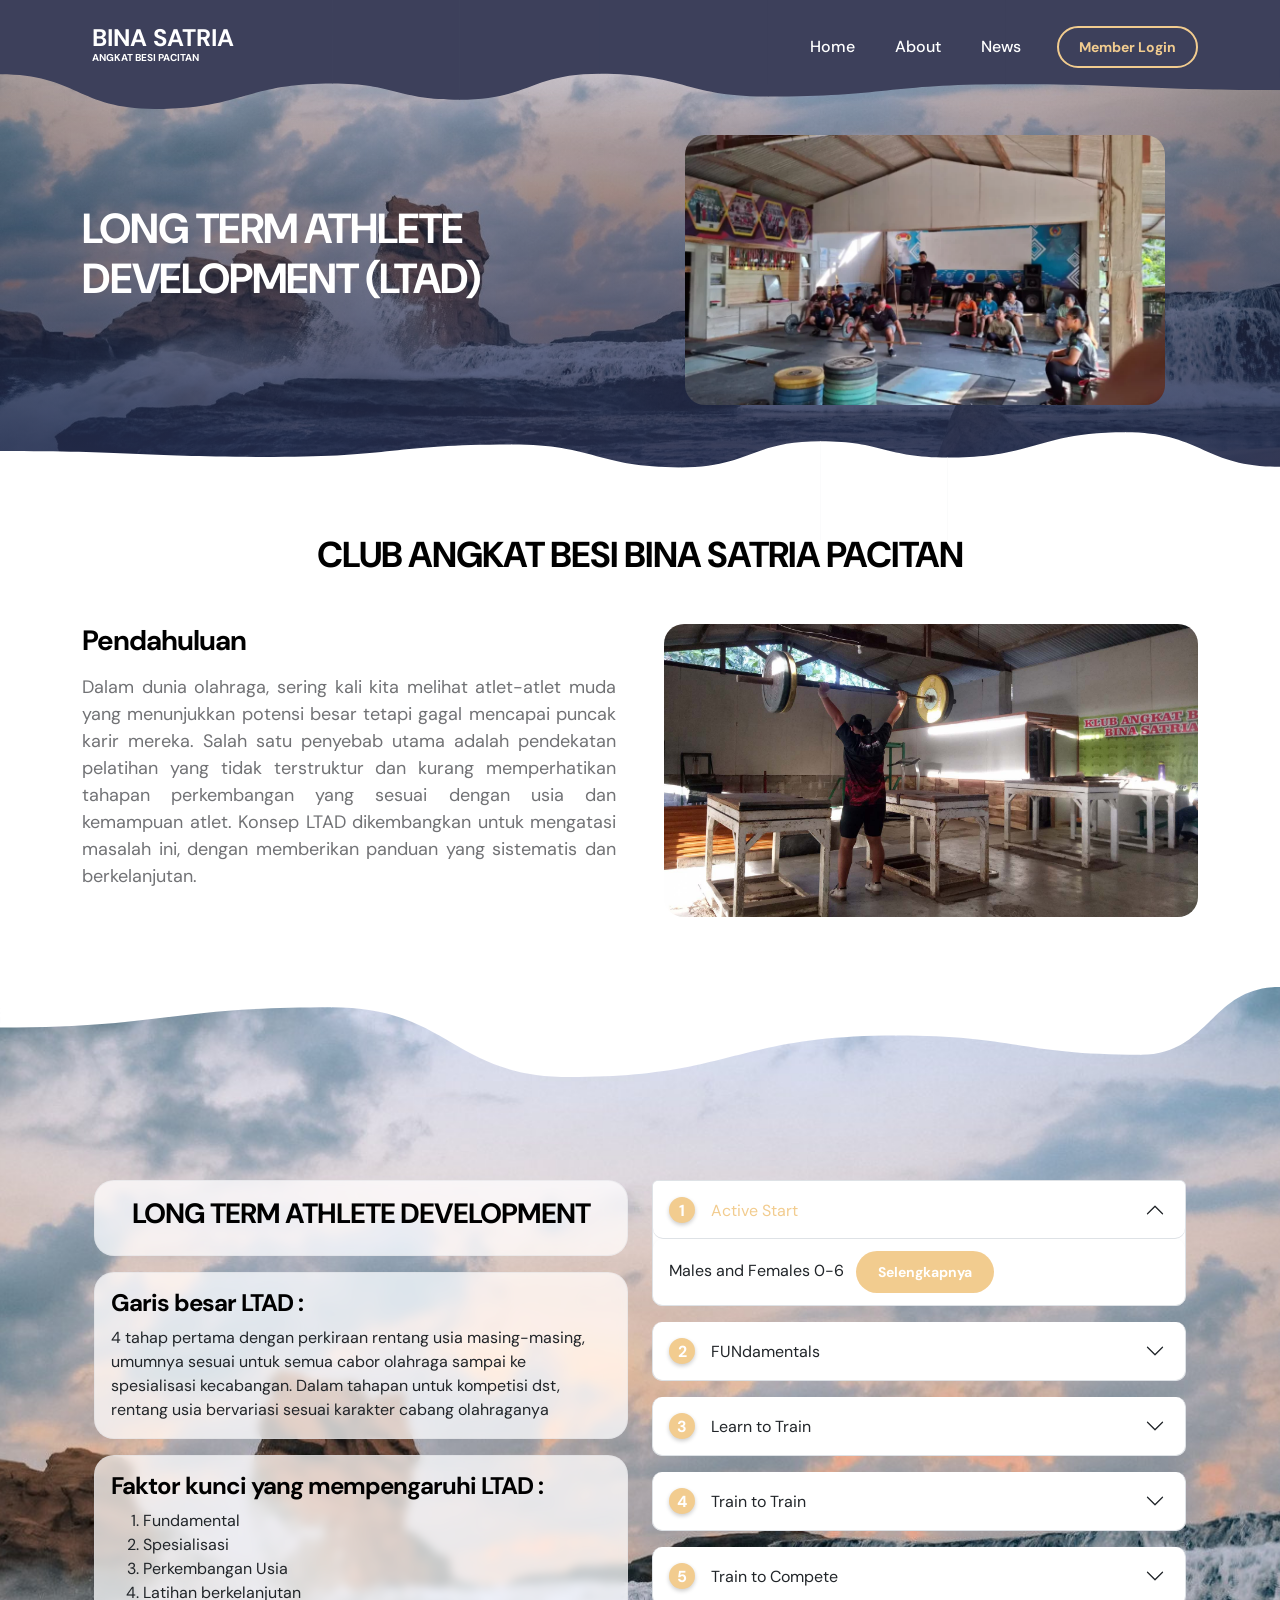
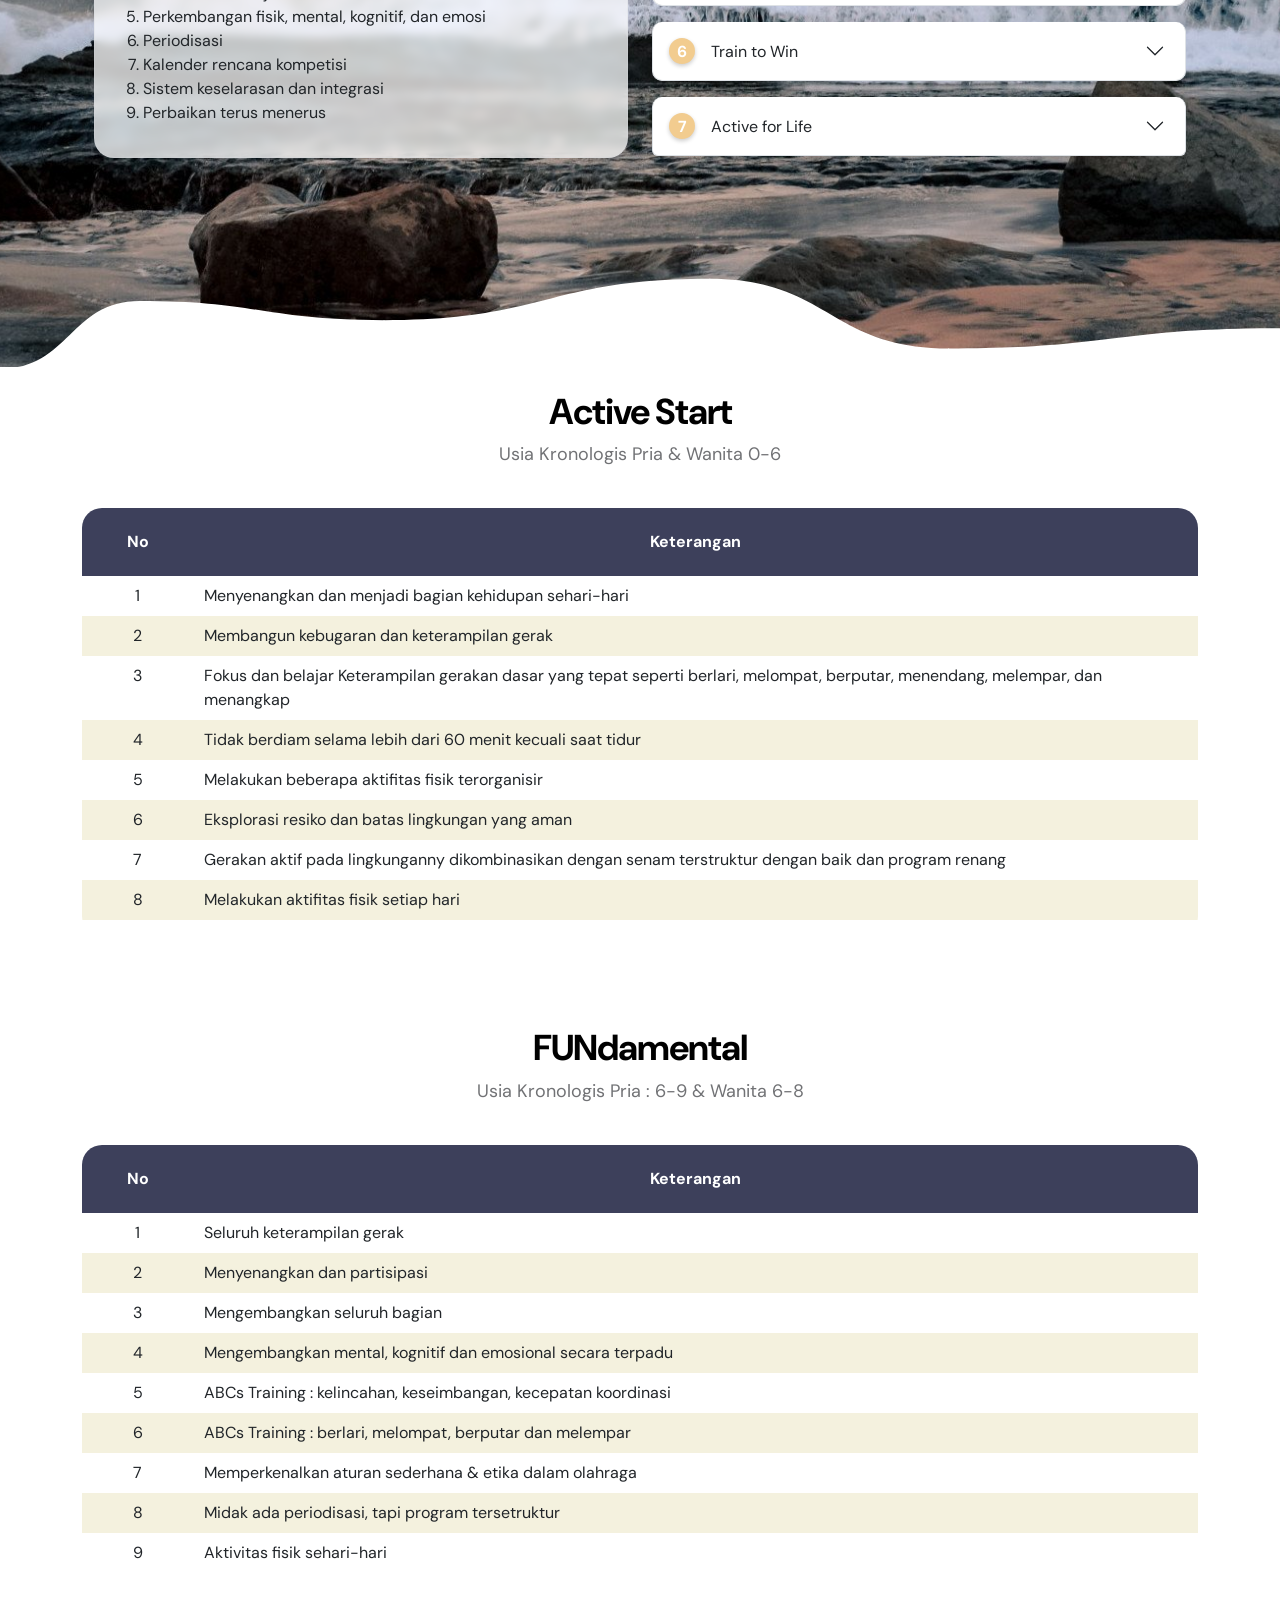
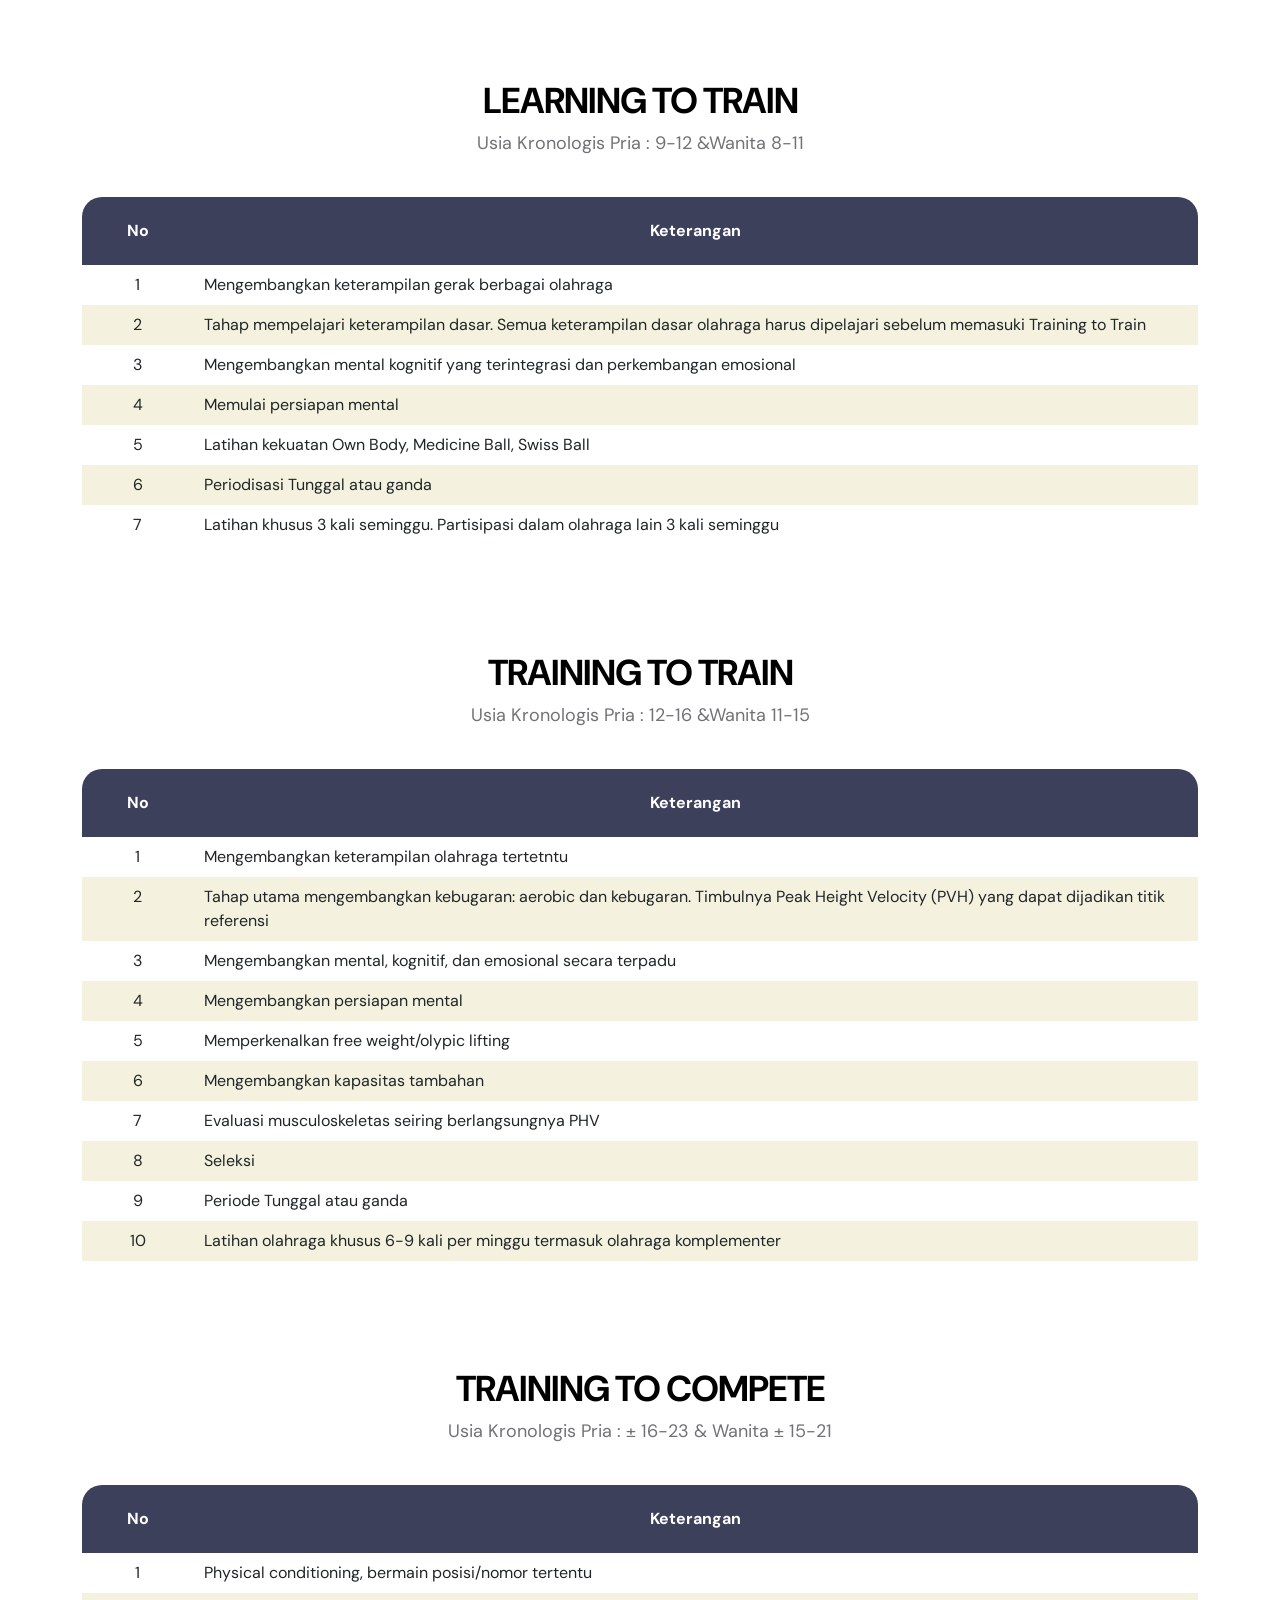
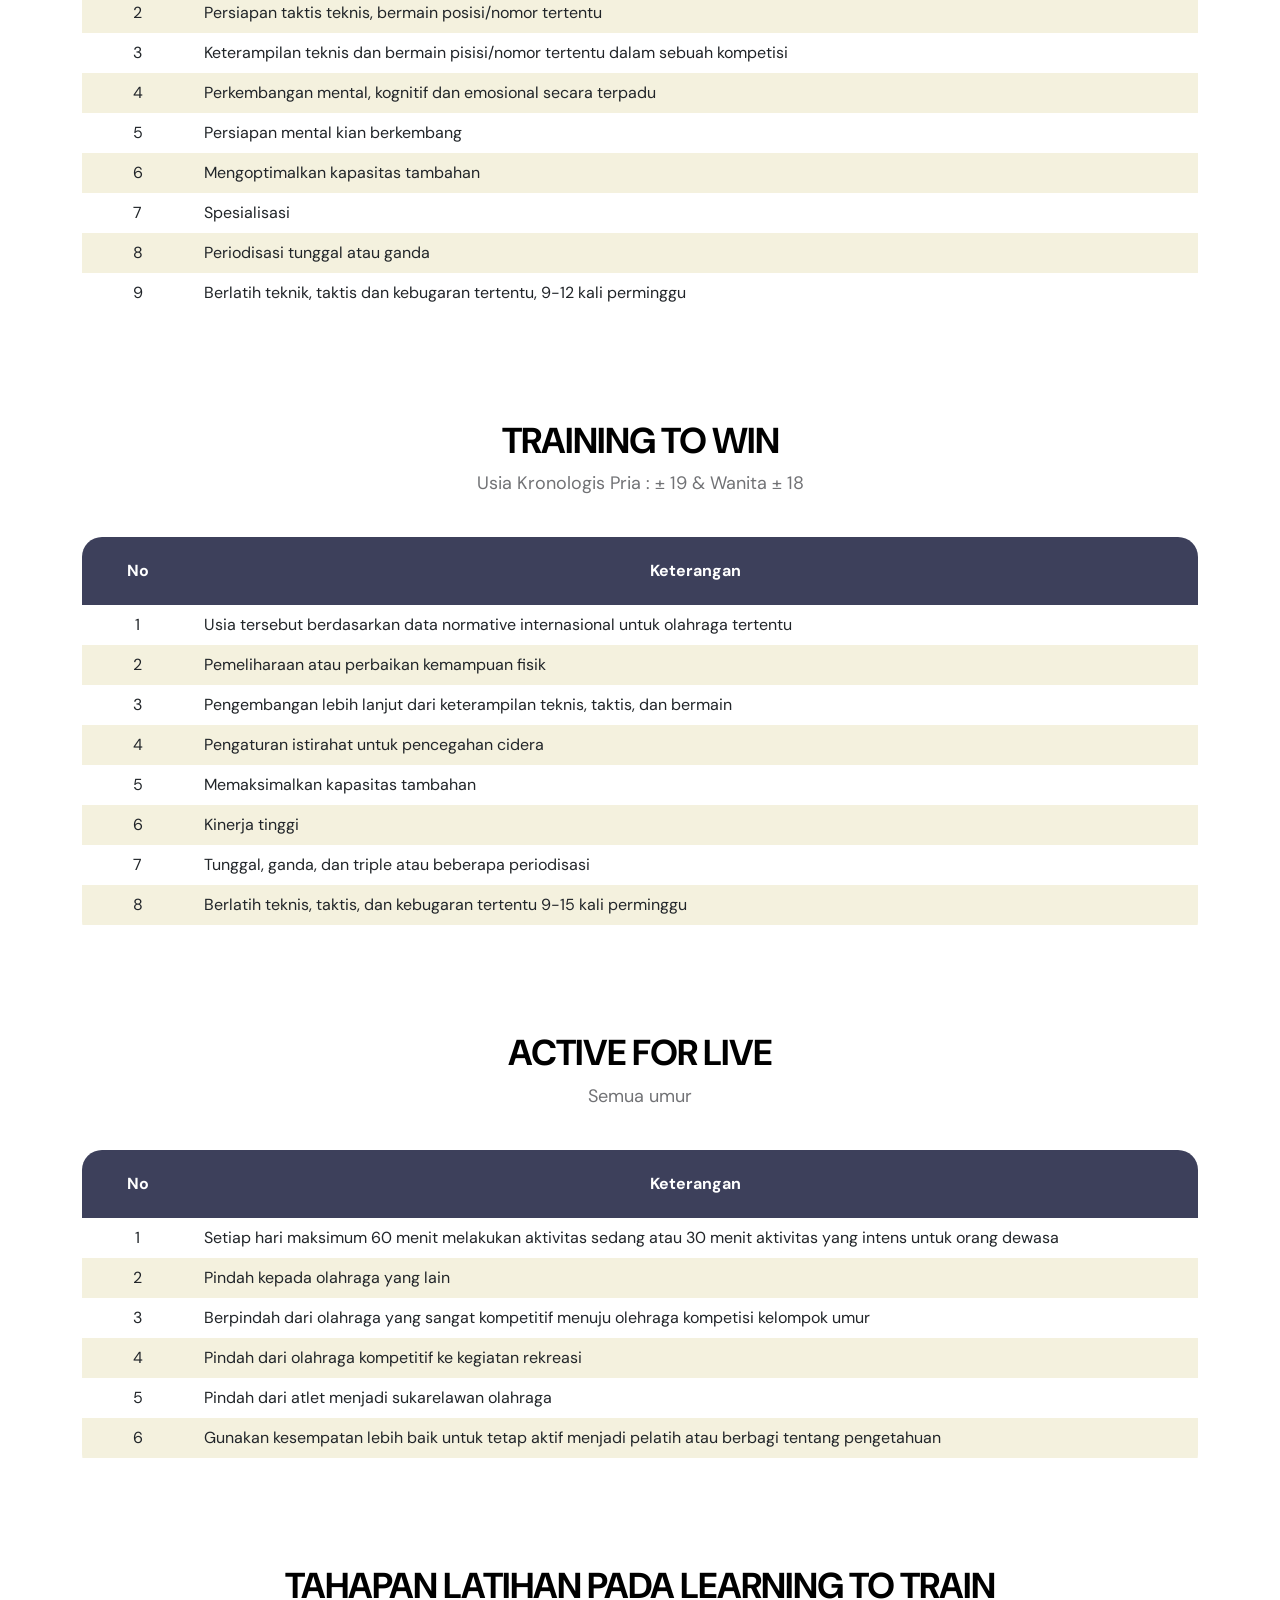
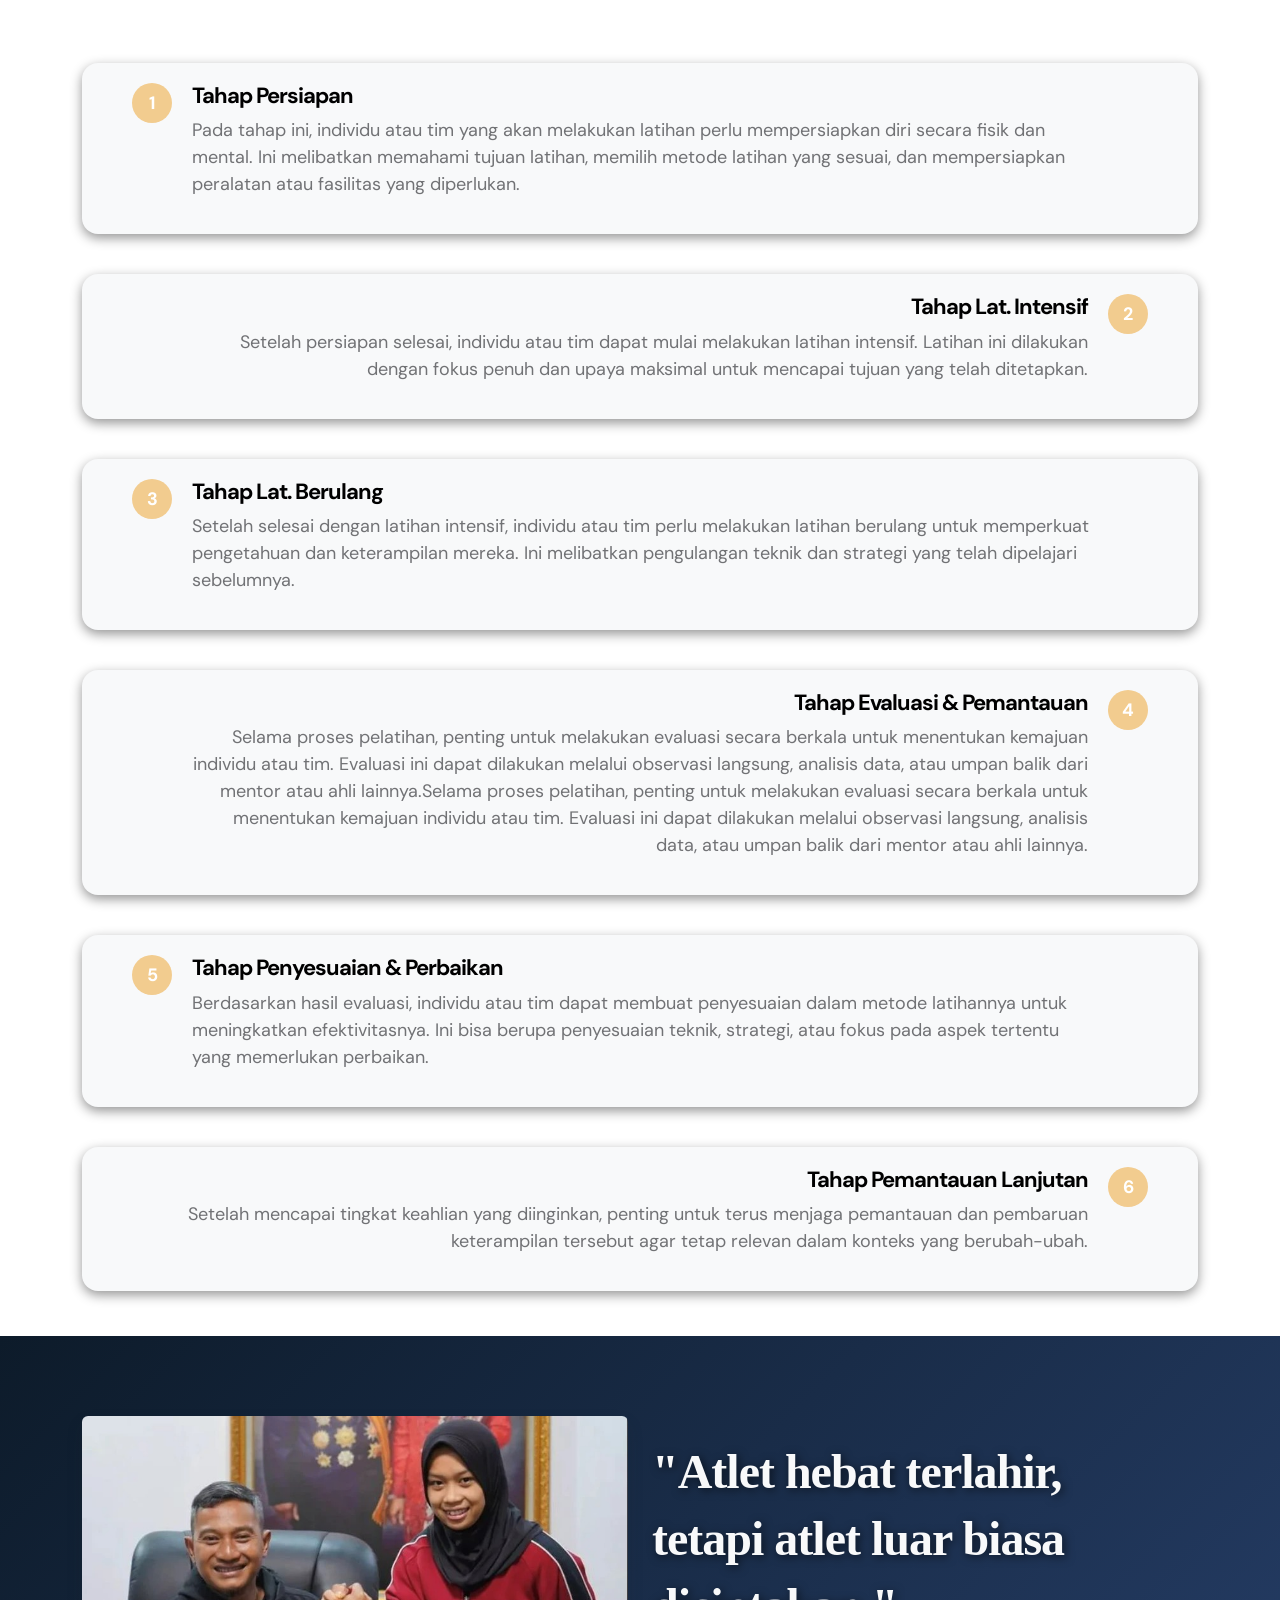
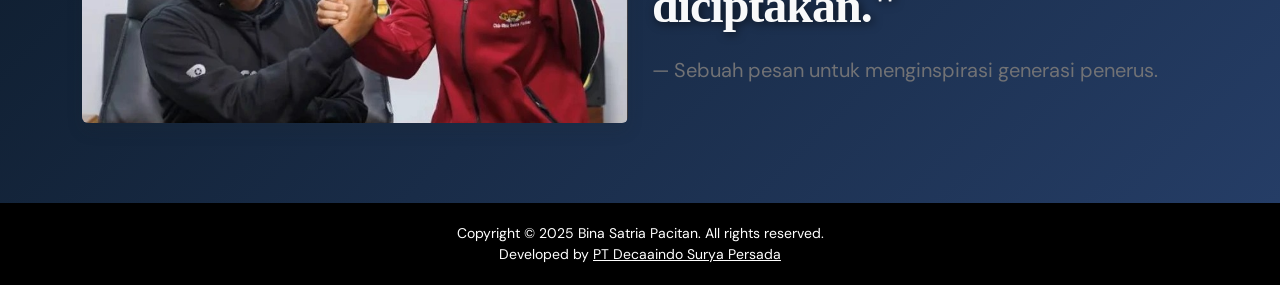
<file: ltad.html>
<!doctype html>
<html lang="en">
    <head>
        <meta charset="utf-8">
        <meta name="viewport" content="width=device-width, initial-scale=1">

        <meta name="description" content="">
        <meta name="author" content="">

        <title>Bina Satria Pacitan - Angkat Besi</title>

        <!-- CSS FILES -->                
        <link rel="preconnect" href="https://fonts.googleapis.com">

        <link rel="preconnect" href="https://fonts.gstatic.com" crossorigin>

        <link href="https://fonts.googleapis.com/css2?family=DM+Sans:ital,wght@0,400;0,500;0,700;1,400&display=swap" rel="stylesheet">

        <link href="css/bootstrap.min.css" rel="stylesheet">

        <link href="css/bootstrap-icons.css" rel="stylesheet">

        <link href="css/templatemo-tiya-golf-club.css" rel="stylesheet">

        <link href="css/style.css" rel="stylesheet">
        
<!--

TemplateMo 587 Tiya Golf Club

https://templatemo.com/tm-587-tiya-golf-club

-->

<style>
    .site-footers {
        background-color: black;
        color: white;
        padding: 20px 0;
        text-align: center;
        width: 100%;
    }
    /* * {
    outline: 1px solid red;
  } */

</style>
    </head>
    
    <body>

        <main>

            <nav class="navbar navbar-expand-lg">                
                <div class="container">
                    <a class="navbar-brand d-flex align-items-center" href="#">
                        <!-- <img src="images/logo.png" class="navbar-brand-image img-fluid" alt="Tiya Golf Club"> -->
                        <span class="navbar-brand-text">
                            BINA SATRIA
                            <small>Angkat Besi Pacitan</small>
                        </span>
                    </a>

                    <div class="d-lg-none ms-auto me-3">
                        <a class="btn custom-btn custom-border-btn" data-bs-toggle="offcanvas" href="#offcanvasExample" role="button" aria-controls="offcanvasExample">Member Login</a>
                    </div>
    
                    <button class="navbar-toggler" type="button" data-bs-toggle="collapse" data-bs-target="#navbarNav" aria-controls="navbarNav" aria-expanded="false" aria-label="Toggle navigation">
                        <span class="navbar-toggler-icon"></span>
                    </button>
    
                    <div class="collapse navbar-collapse" id="navbarNav">
                        <ul class="navbar-nav ms-lg-auto">
                            <li class="nav-item">
                                <a class="nav-link click-scroll" href="index.html">Home</a>
                            </li>
    
                            <li class="nav-item">
                                <a class="nav-link click-scroll" href="#section_2">About</a>
                            </li>

                            <li class="nav-item">
                                <a class="nav-link click-scroll" href="#section_3">News</a>
                            </li>

                            <!-- <li class="nav-item dropdown">
                                <a class="nav-link dropdown-toggle" href="#" id="navbarLightDropdownMenuLink" role="button" data-bs-toggle="dropdown" aria-expanded="false">Pages</a>

                                <ul class="dropdown-menu dropdown-menu-light" aria-labelledby="navbarLightDropdownMenuLink">
                                    <li><a class="dropdown-item" href="event-listing.html">Event Listing</a></li>

                                    <li><a class="dropdown-item" href="event-detail.html">Event Detail</a></li>
                                </ul>
                            </li> -->
                        </ul>

                        <div class="d-none d-lg-block ms-lg-3">
                            <a class="btn custom-btn custom-border-btn" data-bs-toggle="offcanvas" href="#" role="button" >Member Login</a>
                        </div>
                    </div>
                </div>
            </nav>

            <div class="offcanvas offcanvas-end" data-bs-scroll="true" tabindex="-1" id="offcanvasExample" aria-labelledby="offcanvasExampleLabel">                
                <div class="offcanvas-header">
                    <h5 class="offcanvas-title" id="offcanvasExampleLabel">Member Login</h5>
                    
                    <button type="button" class="btn-close" data-bs-dismiss="offcanvas" aria-label="Close"></button>
                </div>
                
                <div class="offcanvas-body d-flex flex-column">
                    <form class="custom-form member-login-form" action="#" method="post" role="form">

                        <div class="member-login-form-body">
                            <div class="mb-4">
                                <label class="form-label mb-2" for="member-login-number">Membership No.</label>

                                <input type="text" name="member-login-number" id="member-login-number" class="form-control" placeholder="11002560" required>
                            </div>

                            <div class="mb-4">
                                <label class="form-label mb-2" for="member-login-password">Password</label>

                                <input type="password" name="member-login-password" id="member-login-password" pattern="[0-9a-zA-Z]{4,10}" class="form-control" placeholder="Password" required="">
                            </div>

                            <div class="form-check mb-4">
                                <input class="form-check-input" type="checkbox" value="" id="flexCheckDefault">
                              
                                <label class="form-check-label" for="flexCheckDefault">
                                    Remember me
                                </label>
                            </div>

                            <div class="col-lg-5 col-md-7 col-8 mx-auto">
                                <button type="submit" class="form-control">Login</button>
                            </div>

                            <div class="text-center my-4">
                                <a href="#">Forgotten password?</a>
                            </div>
                        </div>
                    </form>

                    <div class="mt-auto mb-5">
                        <p>
                            <strong class="text-white me-3">Any Questions?</strong>

                            <a href="tel: 010-020-0340" class="contact-link">
                            	010-020-0340
                            </a>
                        </p>
                    </div>
                </div>

                <svg xmlns="http://www.w3.org/2000/svg" viewBox="0 0 1440 320"><path fill="#3D405B" fill-opacity="1" d="M0,224L34.3,192C68.6,160,137,96,206,90.7C274.3,85,343,139,411,144C480,149,549,107,617,122.7C685.7,139,754,213,823,240C891.4,267,960,245,1029,224C1097.1,203,1166,181,1234,160C1302.9,139,1371,117,1406,106.7L1440,96L1440,320L1405.7,320C1371.4,320,1303,320,1234,320C1165.7,320,1097,320,1029,320C960,320,891,320,823,320C754.3,320,686,320,617,320C548.6,320,480,320,411,320C342.9,320,274,320,206,320C137.1,320,69,320,34,320L0,320Z"></path></svg>
            </div>
            

            <section class="hero-section hero-50 d-flex justify-content-center align-items-center" id="section_1">

                <div class="section-overlay"></div>

                <svg viewBox="0 0 1962 178" xmlns="http://www.w3.org/2000/svg" xmlns:xlink="http://www.w3.org/1999/xlink"><path fill="#3D405B" d="M 0 114 C 118.5 114 118.5 167 237 167 L 237 167 L 237 0 L 0 0 Z" stroke-width="0"></path> <path fill="#3D405B" d="M 236 167 C 373 167 373 128 510 128 L 510 128 L 510 0 L 236 0 Z" stroke-width="0"></path> <path fill="#3D405B" d="M 509 128 C 607 128 607 153 705 153 L 705 153 L 705 0 L 509 0 Z" stroke-width="0"></path><path fill="#3D405B" d="M 704 153 C 812 153 812 113 920 113 L 920 113 L 920 0 L 704 0 Z" stroke-width="0"></path><path fill="#3D405B" d="M 919 113 C 1048.5 113 1048.5 148 1178 148 L 1178 148 L 1178 0 L 919 0 Z" stroke-width="0"></path><path fill="#3D405B" d="M 1177 148 C 1359.5 148 1359.5 129 1542 129 L 1542 129 L 1542 0 L 1177 0 Z" stroke-width="0"></path><path fill="#3D405B" d="M 1541 129 C 1751.5 129 1751.5 138 1962 138 L 1962 138 L 1962 0 L 1541 0 Z" stroke-width="0"></path></svg>

                <div class="container">
                    <div class="row">

                        <div class="col-lg-6 col-12 d-flex align-items-center justify-content-center">

                            <h1 class="text-white mb-4 pb-2">LONG TERM ATHLETE DEVELOPMENT (LTAD)</h1>

                            <!-- <a href="#section_3" class="btn custom-btn smoothscroll me-3">Explore Events</a> -->
                        </div>
                        <div class="col-lg-6 col-12 d-flex justify-content-center">
                            <div class="ratio ratio-16x9" style="max-width: 480px; width: 100%;">
                                <img src="images/latihan2.jpg" class="img-fluid rounded" alt="Latihan">
                            </div>
                        </div>

                    </div>
                </div>

                <svg viewBox="0 0 1962 178" xmlns="http://www.w3.org/2000/svg" xmlns:xlink="http://www.w3.org/1999/xlink"><path fill="#ffffff" d="M 0 114 C 118.5 114 118.5 167 237 167 L 237 167 L 237 0 L 0 0 Z" stroke-width="0"></path> <path fill="#ffffff" d="M 236 167 C 373 167 373 128 510 128 L 510 128 L 510 0 L 236 0 Z" stroke-width="0"></path> <path fill="#ffffff" d="M 509 128 C 607 128 607 153 705 153 L 705 153 L 705 0 L 509 0 Z" stroke-width="0"></path><path fill="#ffffff" d="M 704 153 C 812 153 812 113 920 113 L 920 113 L 920 0 L 704 0 Z" stroke-width="0"></path><path fill="#ffffff" d="M 919 113 C 1048.5 113 1048.5 148 1178 148 L 1178 148 L 1178 0 L 919 0 Z" stroke-width="0"></path><path fill="#ffffff" d="M 1177 148 C 1359.5 148 1359.5 129 1542 129 L 1542 129 L 1542 0 L 1177 0 Z" stroke-width="0"></path><path fill="#ffffff" d="M 1541 129 C 1751.5 129 1751.5 138 1962 138 L 1962 138 L 1962 0 L 1541 0 Z" stroke-width="0"></path></svg>
            </section>


            <section class="about-section section-padding" id="section_2">
                <div class="container mt-5">
                  <div class="row">

                    <!-- Judul di atas, full width -->
                    <div class="col-lg-12 col-12 text-center">
                      <h2 class="mb-lg-5 mb-4">CLUB ANGKAT BESI BINA SATRIA PACITAN</h2>
                    </div>
              
                    <!-- Kolom teks pendahuluan -->
                    <div class="col-lg-6 col-12 mb-4 mb-lg-0 pe-lg-4">
                      <h3 class="mb-3"><strong>Pendahuluan</strong></h3>
                      <p style="text-align: justify;">
                        Dalam dunia olahraga, sering kali kita melihat atlet-atlet muda yang menunjukkan potensi besar tetapi gagal mencapai puncak karir mereka. Salah satu penyebab utama adalah pendekatan pelatihan yang tidak terstruktur dan kurang memperhatikan tahapan perkembangan yang sesuai dengan usia dan kemampuan atlet. Konsep LTAD dikembangkan untuk mengatasi masalah ini, dengan memberikan panduan yang sistematis dan berkelanjutan.
                      </p>
                    </div>
              
                    <!-- Kolom gambar di samping teks -->
                    <div class="col-lg-6 col-12 ps-lg-4">
                      <div class="member-block">
                        <div class="member-block-image-wrap">
                          <img src="/images/latihan.jpeg" class="member-block-image img-fluid" alt="Gambar latihan">
                        </div>
                      </div>

                    </div>
                  </div>
                </div>
              </section>


            <section class="section-bg-image">
                <svg viewBox="0 0 1265 144" xmlns="http://www.w3.org/2000/svg" xmlns:xlink="http://www.w3.org/1999/xlink"><path fill="rgba(255, 255, 255, 1)" d="M 0 40 C 164 40 164 20 328 20 L 328 20 L 328 0 L 0 0 Z" stroke-width="0"></path> <path fill="rgba(255, 255, 255, 1)" d="M 327 20 C 445.5 20 445.5 89 564 89 L 564 89 L 564 0 L 327 0 Z" stroke-width="0"></path> <path fill="rgba(255, 255, 255, 1)" d="M 563 89 C 724.5 89 724.5 48 886 48 L 886 48 L 886 0 L 563 0 Z" stroke-width="0"></path><path fill="rgba(255, 255, 255, 1)" d="M 885 48 C 1006.5 48 1006.5 67 1128 67 L 1128 67 L 1128 0 L 885 0 Z" stroke-width="0"></path><path fill="rgba(255, 255, 255, 1)" d="M 1127 67 C 1196 67 1196 0 1265 0 L 1265 0 L 1265 0 L 1127 0 Z" stroke-width="0"></path></svg>

                 <!-- Konten tengah -->
                <div class="container d-flex justify-content-center align-items-center" style="min-height: 300px;">
                    <div class="container py-5">
                        <div class="row">

                    <!-- Kolom kiri -->
                    <div class="col-md-6">
                        <div class="mb-3 p-3 section-bg-image-block d-flex align-items-center justify-content-center">
                            <h3><strong>LONG TERM ATHLETE DEVELOPMENT</strong></h3>
                        </div>

                        <div class="mb-3 p-3 section-bg-image-block">
                            <h4><strong>Garis besar LTAD :
                            </strong></h4>
                            4 tahap pertama dengan perkiraan rentang usia masing-masing, umumnya sesuai untuk semua cabor olahraga sampai ke spesialisasi kecabangan. Dalam tahapan untuk kompetisi dst, rentang usia bervariasi sesuai karakter cabang olahraganya
                        </div>

                        <div class="mb-3 p-3 section-bg-image-block">
                            <h4><strong>Faktor kunci yang mempengaruhi LTAD :
                            </strong></h4>
                            <ol>
                                <li>Fundamental</li>
                                <li>Spesialisasi</li>
                                <li>Perkembangan Usia</li>
                                <li>Latihan berkelanjutan</li>
                                <li>Perkembangan fisik, mental, kognitif, dan emosi</li>
                                <li>Periodisasi</li>
                                <li>Kalender rencana kompetisi</li>
                                <li>Sistem keselarasan dan integrasi</li>
                                <li>Perbaikan terus menerus</li>
                            </ol>
                        </div>
                    </div>

                    <!-- Kolom kanan -->
                    <div class="col-md-6">
                        <div class="accordion" id="accordionLTAD">

                            <div class="accordion-item mb-3">
                                <h2 class="accordion-header" id="heading1">
                                    <button class="accordion-button show d-flex align-items-center gap-3" type="button" data-bs-toggle="collapse" data-bs-target="#collapse1">
                                        <span class="circle-number">1</span>
                                        <span>Active Start</span>
                                    </button>
                                </h2>
                                <div id="collapse1" class="accordion-collapse collapse show" data-bs-parent="#accordionLTAD">
                                    <div class="accordion-body">
                                        Males and Females 0-6
                                        <a href="#section_3" class="btn btn-sm custom-btn ms-2 mt-0">Selengkapnya</a>
                                    </div>
                                </div>
                            </div>

                            <div class="accordion-item mb-3">
                                <h2 class="accordion-header" id="heading2">
                                    <button class="accordion-button collapsed d-flex align-items-center gap-3" type="button" data-bs-toggle="collapse" data-bs-target="#collapse2">
                                        <span class="circle-number">2</span>
                                        <span>FUNdamentals</span>
                                    </button>
                                </h2>
                                <div id="collapse2" class="accordion-collapse collapse " data-bs-parent="#accordionLTAD">
                                    <div class="accordion-body">
                                        Males 6-9, Females 6-8
                                        <a href="#section_a" class="btn btn-sm custom-btn ms-2 mt-0">Selengkapnya</a>
                                    </div>
                                </div>
                            </div>

                            <div class="accordion-item mb-3">
                                <h2 class="accordion-header" id="heading3">
                                    <button class="accordion-button collapsed d-flex align-items-center gap-3" type="button" data-bs-toggle="collapse" data-bs-target="#collapse3">
                                        <span class="circle-number">3</span>
                                        <span>Learn to Train</span>
                                    </button>
                                </h2>
                                <div id="collapse3" class="accordion-collapse collapse " data-bs-parent="#accordionLTAD">
                                    <div class="accordion-body">
                                        Males 9-12, Females 8-11
                                        <a href="#section_b" class="btn btn-sm custom-btn ms-2 mt-0">Selengkapnya</a>
                                    </div>
                                </div>
                            </div>

                            <div class="accordion-item mb-3">
                                <h2 class="accordion-header" id="heading4">
                                    <button class="accordion-button collapsed d-flex align-items-center gap-3" type="button" data-bs-toggle="collapse" data-bs-target="#collapse4">
                                        <span class="circle-number">4</span>
                                        <span>Train to Train</span>
                                    </button>
                                </h2>
                                <div id="collapse4" class="accordion-collapse collapse " data-bs-parent="#accordionLTAD">
                                    <div class="accordion-body">
                                        Males 12-16, Females 11-15
                                        <a href="#section_c" class="btn btn-sm custom-btn ms-2 mt-0">Selengkapnya</a>
                                    </div>
                                </div>
                            </div>

                            <div class="accordion-item mb-3">
                                <h2 class="accordion-header" id="heading5">
                                    <button class="accordion-button collapsed d-flex align-items-center gap-3" type="button" data-bs-toggle="collapse" data-bs-target="#collapse5">
                                        <span class="circle-number">5</span>
                                        <span>Train to Compete</span>
                                    </button>
                                </h2>
                                <div id="collapse5" class="accordion-collapse collapse " data-bs-parent="#accordionLTAD">
                                    <div class="accordion-body">
                                        Males 16-23, Females 15-21
                                        <a href="#section_d" class="btn btn-sm custom-btn ms-2 mt-0">Selengkapnya</a>
                                    </div>
                                </div>
                            </div>

                            <div class="accordion-item mb-3">
                                <h2 class="accordion-header" id="heading6">
                                    <button class="accordion-button collapsed d-flex align-items-center gap-3" type="button" data-bs-toggle="collapse" data-bs-target="#collapse6">
                                        <span class="circle-number">6</span>
                                        <span>Train to Win</span>
                                    </button>
                                </h2>
                                <div id="collapse6" class="accordion-collapse collapse " data-bs-parent="#accordionLTAD">
                                    <div class="accordion-body">
                                        Professional Stage
                                        <a href="#section_e" class="btn btn-sm custom-btn ms-2 mt-0">Selengkapnya</a>
                                    </div>
                                </div>
                            </div>

                            <div class="accordion-item mb-3">
                                <h2 class="accordion-header" id="heading7">
                                    <button class="accordion-button collapsed d-flex align-items-center gap-3" type="button" data-bs-toggle="collapse" data-bs-target="#collapse7">
                                        <span class="circle-number">7</span>
                                        <span>Active for Life</span>
                                    </button>
                                </h2>
                                <div id="collapse7" class="accordion-collapse collapse " data-bs-parent="#accordionLTAD">
                                    <div class="accordion-body">
                                        Any Age
                                        <a href="#section_f" class="btn btn-sm custom-btn ms-2 mt-0">Selengkapnya</a>
                                    </div>
                                </div>
                            </div>

                        </div>
                    </div>
                    </div>
                </div>
                </div>

                <svg viewBox="0 0 1265 144" xmlns="http://www.w3.org/2000/svg" xmlns:xlink="http://www.w3.org/1999/xlink"><path fill="rgba(255, 255, 255, 1)" d="M 0 40 C 164 40 164 20 328 20 L 328 20 L 328 0 L 0 0 Z" stroke-width="0"></path> <path fill="rgba(255, 255, 255, 1)" d="M 327 20 C 445.5 20 445.5 89 564 89 L 564 89 L 564 0 L 327 0 Z" stroke-width="0"></path> <path fill="rgba(255, 255, 255, 1)" d="M 563 89 C 724.5 89 724.5 48 886 48 L 886 48 L 886 0 L 563 0 Z" stroke-width="0"></path><path fill="rgba(255, 255, 255, 1)" d="M 885 48 C 1006.5 48 1006.5 67 1128 67 L 1128 67 L 1128 0 L 885 0 Z" stroke-width="0"></path><path fill="rgba(255, 255, 255, 1)" d="M 1127 67 C 1196 67 1196 0 1265 0 L 1265 0 L 1265 0 L 1127 0 Z" stroke-width="0"></path></svg>
            </section>

            <section class="membership-section section-padding mt-5" id="section_3">
                <div class="container">
                    <div class="row">

                        <div class="col-lg-12 col-12 text-center mx-auto mb-lg-4 mb-4">
                            <h2><strong>Active Start</strong></h2>
                            <p>Usia Kronologis Pria & Wanita 0-6</p>
                        </div>

                        <div class="col-lg-12 col-12 mb-3 mb-lg-0">

                            <div class="table-responsive">
                                <table class="table text-center">
                                    <thead>
                                        <tr>
                                            <th style="width: 10%;">No</th>
                                            <th>Keterangan</th>
                                        </tr>
                                    </thead>
                                    <tbody>
                                        <tr>
                                            <td>1</td>
                                            <td class="text-start">Menyenangkan dan menjadi bagian kehidupan sehari-hari</td>
                                        </tr>
                                        <tr>
                                            <td>2</td>
                                            <td class="text-start">Membangun kebugaran dan keterampilan gerak</td>
                                        </tr>
                                        <tr>
                                            <td>3</td>
                                            <td class="text-start">Fokus dan belajar Keterampilan gerakan dasar yang tepat seperti berlari, melompat, berputar, menendang, melempar, dan menangkap</td>
                                        </tr>
                                        <tr>
                                            <td>4</td>
                                            <td class="text-start">Tidak berdiam selama lebih dari 60 menit kecuali saat tidur</td>
                                        </tr>
                                        <tr>
                                            <td>5</td>
                                            <td class="text-start">Melakukan beberapa aktifitas fisik terorganisir</td>
                                        </tr>
                                        <tr>
                                            <td>6</td>
                                            <td class="text-start">Eksplorasi resiko dan batas lingkungan yang aman</td>
                                        </tr>
                                        <tr>
                                            <td>7</td>
                                            <td class="text-start">Gerakan aktif pada lingkunganny dikombinasikan dengan senam terstruktur dengan baik dan program renang</td>
                                        </tr>
                                        <tr>
                                            <td>8</td>
                                            <td class="text-start">Melakukan aktifitas fisik setiap hari</td>
                                        </tr>
                                    </tbody>
                                </table>
                            </div>
                        </div>
                </div>
            </section>

            <section class="membership-section section-padding" id="section_a">
                <div class="container">
                    <div class="row">

                        <div class="col-lg-12 col-12 text-center mx-auto mb-lg-4 mb-4">
                            <h2><strong>FUNdamental</strong></h2>
                            <p>Usia Kronologis Pria : 6-9 & Wanita 6-8</p>
                        </div>

                        <div class="col-lg-12 col-12 mb-3 mb-lg-0">

                            <div class="table-responsive">
                                <table class="table text-center">
                                    <thead>
                                        <tr>
                                            <th style="width: 10%;">No</th>
                                            <th>Keterangan</th>
                                        </tr>
                                    </thead>
                                    <tbody>
                                        <tr>
                                            <td>1</td>
                                            <td class="text-start">Seluruh keterampilan gerak</td>
                                        </tr>
                                        <tr>
                                            <td>2</td>
                                            <td class="text-start">Menyenangkan dan partisipasi</td>
                                        </tr>
                                        <tr>
                                            <td>3</td>
                                            <td class="text-start">Mengembangkan seluruh bagian</td>
                                        </tr>
                                        <tr>
                                            <td>4</td>
                                            <td class="text-start">Mengembangkan mental, kognitif dan emosional secara terpadu</td>
                                        </tr>
                                        <tr>
                                            <td>5</td>
                                            <td class="text-start">ABCs Training : kelincahan, keseimbangan, kecepatan koordinasi</td>
                                        </tr>
                                        <tr>
                                            <td>6</td>
                                            <td class="text-start">ABCs Training : berlari, melompat, berputar dan melempar</td>
                                        </tr>
                                        <tr>
                                            <td>7</td>
                                            <td class="text-start">Memperkenalkan aturan sederhana & etika dalam olahraga</td>
                                        </tr>
                                        <tr>
                                            <td>8</td>
                                            <td class="text-start">Midak ada periodisasi, tapi program tersetruktur</td>
                                        </tr>
                                        <tr>
                                            <td>9</td>
                                            <td class="text-start">Aktivitas fisik sehari-hari</td>
                                        </tr>
                                    </tbody>
                                </table>
                            </div>
                        </div>
                </div>
            </section>

            <section class="membership-section section-padding" id="section_b">
                <div class="container">
                    <div class="row">

                        <div class="col-lg-12 col-12 text-center mx-auto mb-lg-4 mb-4">
                            <h2><strong>LEARNING TO TRAIN</strong></h2>
                            <p>Usia Kronologis Pria : 9-12 &Wanita 8-11</p>
                        </div>

                        <div class="col-lg-12 col-12 mb-3 mb-lg-0">

                            <div class="table-responsive">
                                <table class="table text-center">
                                    <thead>
                                        <tr>
                                            <th style="width: 10%;">No</th>
                                            <th>Keterangan</th>
                                        </tr>
                                    </thead>
                                    <tbody>
                                        <tr>
                                            <td>1</td>
                                            <td class="text-start">Mengembangkan keterampilan gerak berbagai olahraga</td>
                                        </tr>
                                        <tr>
                                            <td>2</td>
                                            <td class="text-start">Tahap mempelajari keterampilan dasar. Semua keterampilan dasar olahraga harus dipelajari sebelum memasuki Training to Train</td>
                                        </tr>
                                        <tr>
                                            <td>3</td>
                                            <td class="text-start">Mengembangkan mental kognitif yang terintegrasi dan perkembangan emosional</td>
                                        </tr>
                                        <tr>
                                            <td>4</td>
                                            <td class="text-start">Memulai persiapan mental</td>
                                        </tr>
                                        <tr>
                                            <td>5</td>
                                            <td class="text-start">Latihan kekuatan Own Body, Medicine Ball, Swiss Ball</td>
                                        </tr>
                                        <tr>
                                            <td>6</td>
                                            <td class="text-start">Periodisasi Tunggal atau ganda</td>
                                        </tr>
                                        <tr>
                                            <td>7</td>
                                            <td class="text-start">Latihan khusus 3 kali seminggu. Partisipasi dalam olahraga lain 3 kali seminggu</td>
                                        </tr>
                                    </tbody>
                                </table>
                            </div>
                        </div>
                </div>
            </section>

            <section class="membership-section section-padding" id="section_c">
                <div class="container">
                    <div class="row">

                        <div class="col-lg-12 col-12 text-center mx-auto mb-lg-4 mb-4">
                            <h2><strong>TRAINING TO TRAIN</strong></h2>
                            <p>Usia Kronologis Pria : 12-16 &Wanita 11-15</p>
                        </div>

                        <div class="col-lg-12 col-12 mb-3 mb-lg-0">

                            <div class="table-responsive">
                                <table class="table text-center">
                                    <thead>
                                        <tr>
                                            <th style="width: 10%;">No</th>
                                            <th>Keterangan</th>
                                        </tr>
                                    </thead>
                                    <tbody>
                                        <tr>
                                            <td>1</td>
                                            <td class="text-start">Mengembangkan keterampilan olahraga tertetntu</td>
                                        </tr>
                                        <tr>
                                            <td>2</td>
                                            <td class="text-start">Tahap utama mengembangkan kebugaran: aerobic dan kebugaran. Timbulnya Peak Height Velocity (PVH) yang dapat dijadikan titik referensi</td>
                                        </tr>
                                        <tr>
                                            <td>3</td>
                                            <td class="text-start">Mengembangkan mental, kognitif, dan emosional secara terpadu</td>
                                        </tr>
                                        <tr>
                                            <td>4</td>
                                            <td class="text-start">Mengembangkan persiapan mental</td>
                                        </tr>
                                        <tr>
                                            <td>5</td>
                                            <td class="text-start">Memperkenalkan free weight/olypic lifting</td>
                                        </tr>
                                        <tr>
                                            <td>6</td>
                                            <td class="text-start">Mengembangkan kapasitas tambahan</td>
                                        </tr>
                                        <tr>
                                            <td>7</td>
                                            <td class="text-start">Evaluasi musculoskeletas seiring berlangsungnya PHV</td>
                                        </tr>
                                        <tr>
                                            <td>8</td>
                                            <td class="text-start">Seleksi</td>
                                        </tr>
                                        <tr>
                                            <td>9</td>
                                            <td class="text-start">Periode Tunggal atau ganda</td>
                                        </tr>
                                        <tr>
                                            <td>10</td>
                                            <td class="text-start">Latihan olahraga khusus 6-9 kali per minggu termasuk olahraga komplementer</td>
                                        </tr>
                                    </tbody>
                                </table>
                            </div>
                        </div>
                </div>
            </section>

            <section class="membership-section section-padding" id="section_d">
                <div class="container">
                    <div class="row">

                        <div class="col-lg-12 col-12 text-center mx-auto mb-lg-4 mb-4">
                            <h2><strong>TRAINING TO COMPETE</strong></h2>
                            <p>Usia Kronologis Pria : ± 16-23 & Wanita ± 15-21</p>
                        </div>

                        <div class="col-lg-12 col-12 mb-3 mb-lg-0">

                            <div class="table-responsive">
                                <table class="table text-center">
                                    <thead>
                                        <tr>
                                            <th style="width: 10%;">No</th>
                                            <th>Keterangan</th>
                                        </tr>
                                    </thead>
                                    <tbody>
                                        <tr>
                                            <td>1</td>
                                            <td class="text-start">Physical conditioning, bermain posisi/nomor tertentu</td>
                                        </tr>
                                        <tr>
                                            <td>2</td>
                                            <td class="text-start">Persiapan taktis teknis, bermain posisi/nomor tertentu</td>
                                        </tr>
                                        <tr>
                                            <td>3</td>
                                            <td class="text-start">Keterampilan teknis dan bermain pisisi/nomor tertentu dalam sebuah kompetisi</td>
                                        </tr>
                                        <tr>
                                            <td>4</td>
                                            <td class="text-start">Perkembangan mental, kognitif dan emosional secara terpadu</td>
                                        </tr>
                                        <tr>
                                            <td>5</td>
                                            <td class="text-start">Persiapan mental kian berkembang</td>
                                        </tr>
                                        <tr>
                                            <td>6</td>
                                            <td class="text-start">Mengoptimalkan kapasitas tambahan</td>
                                        </tr>
                                        <tr>
                                            <td>7</td>
                                            <td class="text-start">Spesialisasi</td>
                                        </tr>
                                        <tr>
                                            <td>8</td>
                                            <td class="text-start">Periodisasi tunggal atau ganda</td>
                                        </tr>
                                        <tr>
                                            <td>9</td>
                                            <td class="text-start">Berlatih teknik, taktis dan kebugaran tertentu, 9-12 kali perminggu
                                            </td>
                                        </tr>
                                    </tbody>
                                </table>
                            </div>
                        </div>
                </div>
            </section>

            <section class="membership-section section-padding" id="section_e">
                <div class="container">
                    <div class="row">

                        <div class="col-lg-12 col-12 text-center mx-auto mb-lg-4 mb-4">
                            <h2><strong>TRAINING TO WIN</strong></h2>
                            <p>Usia Kronologis Pria : ± 19 & Wanita ± 18</p>
                        </div>

                        <div class="col-lg-12 col-12 mb-3 mb-lg-0">

                            <div class="table-responsive">
                                <table class="table text-center">
                                    <thead>
                                        <tr>
                                            <th style="width: 10%;">No</th>
                                            <th>Keterangan</th>
                                        </tr>
                                    </thead>
                                    <tbody>
                                        <tr>
                                            <td>1</td>
                                            <td class="text-start">Usia tersebut berdasarkan data normative internasional untuk olahraga tertentu</td>
                                        </tr>
                                        <tr>
                                            <td>2</td>
                                            <td class="text-start">Pemeliharaan atau perbaikan kemampuan fisik</td>
                                        </tr>
                                        <tr>
                                            <td>3</td>
                                            <td class="text-start">Pengembangan lebih lanjut dari keterampilan teknis, taktis, dan bermain</td>
                                        </tr>
                                        <tr>
                                            <td>4</td>
                                            <td class="text-start">Pengaturan istirahat untuk pencegahan cidera</td>
                                        </tr>
                                        <tr>
                                            <td>5</td>
                                            <td class="text-start">Memaksimalkan kapasitas tambahan</td>
                                        </tr>
                                        <tr>
                                            <td>6</td>
                                            <td class="text-start">Kinerja tinggi</td>
                                        </tr>
                                        <tr>
                                            <td>7</td>
                                            <td class="text-start">Tunggal, ganda, dan triple atau beberapa periodisasi</td>
                                        </tr>
                                        <tr>
                                            <td>8</td>
                                            <td class="text-start">Berlatih teknis, taktis, dan kebugaran tertentu 9-15 kali perminggu</td>
                                        </tr>
                                    </tbody>
                                </table>
                            </div>
                        </div>
                </div>
            </section>

            <section class="membership-section section-padding" id="section_f">
                <div class="container">
                    <div class="row">

                        <div class="col-lg-12 col-12 text-center mx-auto mb-lg-4 mb-4">
                            <h2><strong>ACTIVE FOR LIVE</strong></h2>
                            <p>Semua umur</p>
                        </div>

                        <div class="col-lg-12 col-12 mb-3 mb-lg-0">

                            <div class="table-responsive">
                                <table class="table text-center">
                                    <thead>
                                        <tr>
                                            <th style="width: 10%;">No</th>
                                            <th>Keterangan</th>
                                        </tr>
                                    </thead>
                                    <tbody>
                                        <tr>
                                            <td>1</td>
                                            <td class="text-start">Setiap hari maksimum 60 menit melakukan aktivitas sedang atau 30 menit aktivitas yang intens untuk orang dewasa</td>
                                        </tr>
                                        <tr>
                                            <td>2</td>
                                            <td class="text-start">Pindah kepada olahraga yang lain</td>
                                        </tr>
                                        <tr>
                                            <td>3</td>
                                            <td class="text-start">Berpindah dari olahraga yang sangat kompetitif menuju olehraga kompetisi kelompok umur</td>
                                        </tr>
                                        <tr>
                                            <td>4</td>
                                            <td class="text-start">Pindah dari olahraga kompetitif ke kegiatan rekreasi</td>
                                        </tr>
                                        <tr>
                                            <td>5</td>
                                            <td class="text-start">Pindah dari atlet menjadi sukarelawan olahraga</td>
                                        </tr>
                                        <tr>
                                            <td>6</td>
                                            <td class="text-start">Gunakan kesempatan lebih baik untuk tetap aktif menjadi pelatih atau berbagi tentang pengetahuan</td>
                                        </tr>
                                    </tbody>
                                </table>
                            </div>
                        </div>
                </div>
            </section>

            <section class="custom-section section-padding" id="section_4">
                <div class="container">
              
                <!-- Judul -->
                <div class="row mb-5 text-center">
                    <div class="col-12">
                        <h2><strong>TAHAPAN LATIHAN PADA LEARNING TO TRAIN</strong></h2>
                    </div>
                </div>
  
                <!-- 6 Konten Zigzag -->
                <div class="training-steps">
                 <!-- Step 1 -->
                <div class="step-box left">
                    <div class="circle-numbering">1</div>
                    <div class="step-content">
                        <h5><strong>Tahap Persiapan</strong></h5>
                        <p>Pada tahap ini, individu atau tim yang akan melakukan latihan perlu mempersiapkan diri secara fisik dan mental. Ini melibatkan memahami tujuan latihan, memilih metode latihan yang sesuai, dan mempersiapkan peralatan atau fasilitas yang diperlukan.</p>
                    </div>
                </div>
  
                <!-- Step 2 -->
                <div class="step-box right">
                    <div class="circle-numbering">2</div>
                    <div class="step-content">
                        <h5><strong>Tahap Lat. Intensif</strong></h5>
                        <p>Setelah persiapan selesai, individu atau tim dapat mulai melakukan latihan intensif. Latihan ini dilakukan dengan fokus penuh dan upaya maksimal untuk mencapai tujuan yang telah ditetapkan.</p>
                    </div>
                </div>
  
                <!-- Step 3 -->
                <div class="step-box left">
                    <div class="circle-numbering">3</div>
                    <div class="step-content">
                        <h5><strong>Tahap Lat. Berulang</strong></h5>
                        <p>Setelah selesai dengan latihan intensif, individu atau tim perlu melakukan latihan berulang untuk memperkuat pengetahuan dan keterampilan mereka. Ini melibatkan pengulangan teknik dan strategi yang telah dipelajari sebelumnya. </p>
                    </div>
                </div>
  
                <!-- Step 4 -->
                <div class="step-box right">
                    <div class="circle-numbering">4</div>
                    <div class="step-content">
                        <h5><strong>Tahap Evaluasi & Pemantauan</strong></h5>
                        <p>Selama proses pelatihan, penting untuk melakukan evaluasi secara berkala untuk menentukan kemajuan individu atau tim. Evaluasi ini dapat dilakukan melalui observasi langsung, analisis data, atau umpan balik dari mentor atau ahli lainnya.Selama proses pelatihan, penting untuk melakukan evaluasi secara berkala untuk menentukan kemajuan individu atau tim. Evaluasi ini dapat dilakukan melalui observasi langsung, analisis data, atau umpan balik dari mentor atau ahli lainnya.
                        </p>
                    </div>
                </div>
  
                <!-- Step 5 -->
                <div class="step-box left">
                    <div class="circle-numbering">5</div>
                    <div class="step-content">
                        <h5><strong>Tahap Penyesuaian & Perbaikan</strong></h5>
                        <p>Berdasarkan hasil evaluasi, individu atau tim dapat membuat penyesuaian dalam metode latihannya untuk meningkatkan efektivitasnya. Ini bisa berupa penyesuaian teknik, strategi, atau fokus pada aspek tertentu yang memerlukan perbaikan.</p>
                    </div>
                </div>
  
                <!-- Step 6 -->
                <div class="step-box right">
                    <div class="circle-numbering">6</div>
                    <div class="step-content">
                        <h5><strong>Tahap Pemantauan Lanjutan</strong></h5>
                        <p>Setelah mencapai tingkat keahlian yang diinginkan, penting untuk terus menjaga pemantauan dan pembaruan keterampilan tersebut agar tetap relevan dalam konteks yang berubah-ubah. 
                    </p>
                </div>
                </div>
                </div>
              
                </div>
              </section>

              <section class="inspirational-section text-white" id="section_5">
                <div class="container">
                  <div class="row align-items-center justify-content-center">
                    
                    <!-- Gambar -->
                    <div class="col-lg-6 mb-4 mb-lg-0 ">
                      <img src="images/3.jpg" alt="Atlet Hebat" class="img-fluid rounded shadow">
                    </div>
              
                    <!-- Kata-kata Mutiara -->
                    <div class="col-lg-6 text-center text-lg-start">
                      <h2 class="fw-bold display-5 quote-text">"Atlet hebat terlahir,<br> tetapi atlet luar biasa diciptakan."</h2>
                      <p class="mt-3 fs-5">— Sebuah pesan untuk menginspirasi generasi penerus.</p>
                    </div>
              
                  </div>
                </div>
              </section>

        </main>

        <!-- Footer -->
        <footer class="site-footers" style="background-color: black; color: white; padding: 20px 0; text-align: center;">
            <div class="container">
                <div class="row">
                    <div class="col-12">
                        <p class="mb-0" style="color: white;font-size:14px;">Copyright &copy; 2025 Bina Satria Pacitan. All rights reserved.</p>
                        <p class="mb-0" style="color: white;font-size:14px;">Developed by <a href="https://decaa.id" target="_blank" style="color: white; text-decoration: underline;">PT Decaaindo Surya Persada</a></p>
                    </div>
                </div>
            </div>
        </footer>


        <!-- JAVASCRIPT FILES -->
        <script src="js/jquery.min.js"></script>
        <script src="js/bootstrap.bundle.min.js"></script>
        <script src="js/jquery.sticky.js"></script>
        <script src="js/custom.js"></script>

    </body>
</html>
</file>
<file: css/templatemo-tiya-golf-club.css>
/*

TemplateMo 587 Tiya Golf Club

https://templatemo.com/tm-587-tiya-golf-club

*/

/*---------------------------------------
  CUSTOM PROPERTIES ( VARIABLES )             
-----------------------------------------*/
:root {
  --white-color: #ffffff;
  --primary-color: #81b29a;
  --secondary-color: #3d405b;
  --section-bg-color: #f4f1de;
  --custom-btn-bg-color: #f2cc8f;
  --custom-btn-bg-hover-color: #e07a5f;
  --dark-color: #000000;
  --p-color: #717275;
  --link-hover-color: #f2cc8f;

  --body-font-family: "DM Sans", sans-serif;

  --h1-font-size: 42px;
  --h2-font-size: 36px;
  --h3-font-size: 28px;
  --h4-font-size: 24px;
  --h5-font-size: 22px;
  --h6-font-size: 20px;
  --p-font-size: 18px;
  --menu-font-size: 16px;
  --btn-font-size: 14px;

  --border-radius-large: 100px;
  --border-radius-medium: 20px;
  --border-radius-small: 10px;

  --font-weight-normal: 400;
  --font-weight-medium: 500;
  --font-weight-bold: 700;
}

body {
  background-color: var(--white-color);
  font-family: var(--body-font-family);
}

/*---------------------------------------
  TYPOGRAPHY               
-----------------------------------------*/

h2,
h3,
h4,
h5,
h6 {
  color: var(--dark-color);
}

h1,
h2,
h3,
h4,
h5,
h6 {
  font-weight: var(--font-weight-medium);
  letter-spacing: -1px;
}

h1 {
  font-size: var(--h1-font-size);
  font-weight: var(--font-weight-bold);
}

h2 {
  font-size: var(--h2-font-size);
  font-weight: var(--font-weight-bold);
}

h3 {
  font-size: var(--h3-font-size);
}

h4 {
  font-size: var(--h4-font-size);
}

h5 {
  font-size: var(--h5-font-size);
}

h6 {
  font-size: var(--h6-font-size);
}

p {
  color: var(--p-color);
  font-size: var(--p-font-size);
  font-weight: var(--font-weight-normal);
}

ul li {
  color: var(--p-color);
  font-size: var(--p-font-size);
  font-weight: var(--font-weight-normal);
}

a,
button {
  touch-action: manipulation;
  transition: all 0.3s;
}

a {
  display: inline-block;
  color: var(--secondary-color);
  text-decoration: none;
}

a:hover {
  color: var(--link-hover-color);
}

b,
strong {
  font-weight: var(--font-weight-bold);
}

/*---------------------------------------
  SECTION               
-----------------------------------------*/
.section-bg {
  background-color: var(--section-bg-color);
}

.section-padding {
  padding: 45px 0;
}

.section-overlay {
  content: "";
  background: rgba(0, 0, 0, 0)
    linear-gradient(rgba(39, 48, 83, 0.01) 0%, rgb(39, 48, 83) 100%) repeat
    scroll 0% 0%;
  position: absolute;
  top: 0;
  right: 0;
  bottom: 0;
  left: 0;
}

::selection {
  background-color: var(--primary-color);
  color: var(--white-color);
}

/*---------------------------------------
  ANIMATED HEADLINE               
-----------------------------------------*/
.cd-words-wrapper {
  display: inline-block;
  position: relative;
  text-align: left;
}

.cd-words-wrapper b {
  color: var(--link-hover-color);
  display: inline-block;
  position: absolute;
  white-space: nowrap;
  left: 0;
  top: 0;
}

.cd-words-wrapper b.is-visible {
  position: relative;
}

.no-js .cd-words-wrapper b {
  opacity: 0;
}

.no-js .cd-words-wrapper b.is-visible {
  opacity: 1;
}

.cd-headline.rotate-1 .cd-words-wrapper {
  -webkit-perspective: 300px;
  -moz-perspective: 300px;
  perspective: 300px;
}
.cd-headline.rotate-1 b {
  opacity: 0;
  -webkit-transform-origin: 50% 100%;
  -moz-transform-origin: 50% 100%;
  -ms-transform-origin: 50% 100%;
  -o-transform-origin: 50% 100%;
  transform-origin: 50% 100%;
  -webkit-transform: rotateX(180deg);
  -moz-transform: rotateX(180deg);
  -ms-transform: rotateX(180deg);
  -o-transform: rotateX(180deg);
  transform: rotateX(180deg);
}
.cd-headline.rotate-1 b.is-visible {
  opacity: 1;
  -webkit-transform: rotateX(0deg);
  -moz-transform: rotateX(0deg);
  -ms-transform: rotateX(0deg);
  -o-transform: rotateX(0deg);
  transform: rotateX(0deg);
  -webkit-animation: cd-rotate-1-in 1.2s;
  -moz-animation: cd-rotate-1-in 1.2s;
  animation: cd-rotate-1-in 1.2s;
}
.cd-headline.rotate-1 b.is-hidden {
  -webkit-transform: rotateX(180deg);
  -moz-transform: rotateX(180deg);
  -ms-transform: rotateX(180deg);
  -o-transform: rotateX(180deg);
  transform: rotateX(180deg);
  -webkit-animation: cd-rotate-1-out 1.2s;
  -moz-animation: cd-rotate-1-out 1.2s;
  animation: cd-rotate-1-out 1.2s;
}

@-webkit-keyframes cd-rotate-1-in {
  0% {
    -webkit-transform: rotateX(180deg);
    opacity: 0;
  }
  35% {
    -webkit-transform: rotateX(120deg);
    opacity: 0;
  }
  65% {
    opacity: 0;
  }
  100% {
    -webkit-transform: rotateX(360deg);
    opacity: 1;
  }
}
@-moz-keyframes cd-rotate-1-in {
  0% {
    -moz-transform: rotateX(180deg);
    opacity: 0;
  }
  35% {
    -moz-transform: rotateX(120deg);
    opacity: 0;
  }
  65% {
    opacity: 0;
  }
  100% {
    -moz-transform: rotateX(360deg);
    opacity: 1;
  }
}
@keyframes cd-rotate-1-in {
  0% {
    -webkit-transform: rotateX(180deg);
    -moz-transform: rotateX(180deg);
    -ms-transform: rotateX(180deg);
    -o-transform: rotateX(180deg);
    transform: rotateX(180deg);
    opacity: 0;
  }
  35% {
    -webkit-transform: rotateX(120deg);
    -moz-transform: rotateX(120deg);
    -ms-transform: rotateX(120deg);
    -o-transform: rotateX(120deg);
    transform: rotateX(120deg);
    opacity: 0;
  }
  65% {
    opacity: 0;
  }
  100% {
    -webkit-transform: rotateX(360deg);
    -moz-transform: rotateX(360deg);
    -ms-transform: rotateX(360deg);
    -o-transform: rotateX(360deg);
    transform: rotateX(360deg);
    opacity: 1;
  }
}
@-webkit-keyframes cd-rotate-1-out {
  0% {
    -webkit-transform: rotateX(0deg);
    opacity: 1;
  }
  35% {
    -webkit-transform: rotateX(-40deg);
    opacity: 1;
  }
  65% {
    opacity: 0;
  }
  100% {
    -webkit-transform: rotateX(180deg);
    opacity: 0;
  }
}
@-moz-keyframes cd-rotate-1-out {
  0% {
    -moz-transform: rotateX(0deg);
    opacity: 1;
  }
  35% {
    -moz-transform: rotateX(-40deg);
    opacity: 1;
  }
  65% {
    opacity: 0;
  }
  100% {
    -moz-transform: rotateX(180deg);
    opacity: 0;
  }
}
@keyframes cd-rotate-1-out {
  0% {
    -webkit-transform: rotateX(0deg);
    -moz-transform: rotateX(0deg);
    -ms-transform: rotateX(0deg);
    -o-transform: rotateX(0deg);
    transform: rotateX(0deg);
    opacity: 1;
  }
  35% {
    -webkit-transform: rotateX(-40deg);
    -moz-transform: rotateX(-40deg);
    -ms-transform: rotateX(-40deg);
    -o-transform: rotateX(-40deg);
    transform: rotateX(-40deg);
    opacity: 1;
  }
  65% {
    opacity: 0;
  }
  100% {
    -webkit-transform: rotateX(180deg);
    -moz-transform: rotateX(180deg);
    -ms-transform: rotateX(180deg);
    -o-transform: rotateX(180deg);
    transform: rotateX(180deg);
    opacity: 0;
  }
}

/*---------------------------------------
  CUSTOM BUTTON               
-----------------------------------------*/
.custom-btn {
  background: var(--custom-btn-bg-color);
  border: 2px solid transparent;
  border-radius: var(--border-radius-large);
  color: var(--white-color);
  font-size: var(--btn-font-size);
  font-weight: var(--font-weight-bold);
  line-height: normal;
  transition: all 0.3s;
  padding: 10px 20px;
}

.custom-btn:hover {
  background: var(--custom-btn-bg-hover-color);
  color: var(--white-color);
}

.custom-border-btn {
  background: transparent;
  border: 2px solid var(--custom-btn-bg-color);
  color: var(--custom-btn-bg-color);
}

.custom-border-btn:hover {
  background: var(--custom-btn-bg-color);
  border-color: transparent;
  color: var(--white-color);
}

.custom-btn-bg-white {
  border-color: var(--white-color);
  color: var(--white-color);
}

.custom-btn-group .link {
  color: var(--white-color);
  font-weight: var(--font-weight-medium);
}

.custom-btn-group .link:hover {
  color: var(--link-hover-color);
}

/*---------------------------------------
  NAVIGATION BAR & OFFCANVAS              
-----------------------------------------*/
.offcanvas {
  background-color: var(--primary-color);
  padding: 30px;
}

.offcanvas.offcanvas-end {
  border-left: 0;
}

.offcanvas-header .btn-close {
  transition: all 0.3s;
}

.offcanvas-header .btn-close:hover {
  transform: rotate(180deg);
}

.offcanvas svg {
  position: absolute;
  bottom: 0;
  right: 0;
  left: 0;
}

.sticky-wrapper {
  position: absolute;
  top: 0;
  right: 0;
  left: 0;
}

.sticky-wrapper.is-sticky .navbar {
  background-color: rgb(61 64 91);
}

.navbar {
  background: transparent;
  z-index: 99;
  padding-top: 15px;
  padding-bottom: 15px;
}

.navbar-brand,
.navbar-brand:hover {
  font-size: var(--h4-font-size);
  font-weight: var(--font-weight-bold);
  display: block;
  color: var(--dark-color);
  max-width: 48px;
}

.navbar .navbar-brand,
.navbar .navbar-brand:hover {
  color: var(--white-color);
}

.navbar .navbar-brand-image {
  filter: brightness(0) invert(1);
}

.navbar-brand-image {
  width: 48px;
  height: 48px;
}

.navbar-brand-text {
  line-height: normal;
  margin-left: 10px;
  position: relative;
  bottom: 5px;
}

.navbar-brand-text small {
  display: block;
  font-size: 10px;
  line-height: 1;
  text-transform: uppercase;
}

.navbar-expand-lg .navbar-nav .nav-link {
  border-radius: var(--border-radius-large);
  margin: 10px;
  padding: 10px;
}

.navbar-nav .nav-link {
  display: inline-block;
  color: var(--white-color);
  font-size: var(--menu-font-size);
  font-weight: var(--font-weight-medium);
  padding-top: 15px;
  padding-bottom: 15px;
}

.navbar-nav .nav-link.active,
.navbar-nav .nav-link:hover {
  color: var(--link-hover-color);
}

.navbar .dropdown-menu {
  background: var(--white-color);
  box-shadow: 0 1rem 3rem rgba(0, 0, 0, 0.175);
  border: 0;
  display: inherit;
  opacity: 0;
  min-width: 9rem;
  margin-top: 20px;
  padding: 13px 0 10px 0;
  transition: all 0.3s;
  pointer-events: none;
}

.navbar .dropdown-menu::before {
  content: "";
  width: 0;
  height: 0;
  border-left: 20px solid transparent;
  border-right: 20px solid transparent;
  border-bottom: 15px solid var(--white-color);
  position: absolute;
  top: -10px;
  left: 10px;
}

.navbar .dropdown-item {
  display: inline-block;
  color: var(--p-color);
  font-size: var(--menu-font-size);
  font-weight: var(--font-weight-medium);
  position: relative;
}

.navbar .dropdown-item.active,
.navbar .dropdown-item:active,
.navbar .dropdown-item:focus,
.navbar .dropdown-item:hover {
  background: transparent;
  color: var(--link-hover-color);
}

.navbar .dropdown-toggle::after {
  content: "\f282";
  display: inline-block;
  font-family: bootstrap-icons !important;
  font-size: var(--copyright-font-size);
  font-style: normal;
  font-weight: normal !important;
  font-variant: normal;
  text-transform: none;
  line-height: 1;
  vertical-align: -0.125em;
  -webkit-font-smoothing: antialiased;
  -moz-osx-font-smoothing: grayscale;
  position: relative;
  left: 2px;
  border: 0;
}

@media screen and (min-width: 992px) {
  .navbar .dropdown:hover .dropdown-menu {
    opacity: 1;
    margin-top: 0;
    pointer-events: auto;
  }
}

.navbar-toggler {
  border: 0;
  padding: 0;
  cursor: pointer;
  margin: 0;
  width: 30px;
  height: 35px;
  outline: none;
}

.navbar-toggler:focus {
  outline: none;
  box-shadow: none;
}

.navbar-toggler[aria-expanded="true"] .navbar-toggler-icon {
  background: transparent;
}

.navbar-toggler[aria-expanded="true"] .navbar-toggler-icon:before,
.navbar-toggler[aria-expanded="true"] .navbar-toggler-icon:after {
  transition: top 300ms 50ms ease, -webkit-transform 300ms 350ms ease;
  transition: top 300ms 50ms ease, transform 300ms 350ms ease;
  transition: top 300ms 50ms ease, transform 300ms 350ms ease,
    -webkit-transform 300ms 350ms ease;
  top: 0;
}

.navbar-toggler[aria-expanded="true"] .navbar-toggler-icon:before {
  transform: rotate(45deg);
}

.navbar-toggler[aria-expanded="true"] .navbar-toggler-icon:after {
  transform: rotate(-45deg);
}

.navbar-toggler .navbar-toggler-icon {
  background: var(--white-color);
  transition: background 10ms 300ms ease;
  display: block;
  width: 30px;
  height: 2px;
  position: relative;
}

.navbar-toggler .navbar-toggler-icon:before,
.navbar-toggler .navbar-toggler-icon:after {
  transition: top 300ms 350ms ease, -webkit-transform 300ms 50ms ease;
  transition: top 300ms 350ms ease, transform 300ms 50ms ease;
  transition: top 300ms 350ms ease, transform 300ms 50ms ease,
    -webkit-transform 300ms 50ms ease;
  position: absolute;
  right: 0;
  left: 0;
  background: var(--white-color);
  width: 30px;
  height: 2px;
  content: "";
}

.navbar-toggler .navbar-toggler-icon::before {
  top: -8px;
}

.navbar-toggler .navbar-toggler-icon::after {
  top: 8px;
}

/*---------------------------------------
  HERO        
-----------------------------------------*/
.hero-section {
  background-image: url("../images/hero.jpg");
  background-repeat: no-repeat;
  background-size: cover;
  background-position: center;
  position: relative;
  padding-top: 100px;
  padding-bottom: 100px;
  height: 100vh;
  min-height: 670px;
  margin-bottom: -90px;
}

.hero-50 {
  height: auto;
  min-height: 540px;
  margin-bottom: -100px;
}

.hero-50 .container + svg {
  transform: rotate(180deg);
}

.hero-section .ratio {
  border-radius: var(--border-radius-medium);
  overflow: hidden;
}

.hero-section svg {
  position: absolute;
  right: 0;
  left: 0;
}

.hero-section > svg {
  top: 0;
}

.hero-section .container + svg {
  top: auto;
  bottom: -1px;
}

.hero-section .row {
  position: relative;
  z-index: 22;
}

/*---------------------------------------
  BACKGROUND IMAGE SECTION        
-----------------------------------------*/
.section-bg-image {
  background-image: url("../images/hero.jpg");
  background-repeat: no-repeat;
  background-size: cover;
  background-position: center;
  position: relative;
  margin-bottom: -70px;
}

.section-bg-image .container + svg {
  transform: rotate(180deg);
  position: relative;
  bottom: -1px;
}

.section-bg-image-block {
  backdrop-filter: blur(5px) saturate(180%);
  -webkit-backdrop-filter: blur(5px) saturate(180%);
  background-color: rgba(255, 255, 255, 0.75);
  border-radius: var(--border-radius-medium);
  border: 1px solid rgba(209, 213, 219, 0.3);
  border-radius: var(--border-radius-medium);
  padding: 50px;
}

.section-bg-image-block .input-group {
  background-color: var(--white-color);
  border-radius: var(--border-radius-large);
  padding: 10px 15px;
}

.section-bg-image-block .input-group-text {
  background-color: transparent;
  border: 0;
}

.section-bg-image-block input[type="email"] {
  border: 0;
  box-shadow: none;
  margin-bottom: 0;
  padding-left: 0;
}

.section-bg-image-block button[type="submit"] {
  background-color: var(--primary-color);
  border: 0;
  border-radius: var(--border-radius-large) !important;
  color: var(--white-color);
  max-width: 150px;
}

/*---------------------------------------
  ABOUT SECTOIN              
-----------------------------------------*/
.about-section {
  padding-bottom: 70px;
}

.member-block-image-wrap {
  border-radius: var(--border-radius-medium);
  position: relative;
  overflow: hidden;
}

.member-block-image-wrap:hover .member-block-image {
  transform: scale(1.2);
}

.member-block-image-wrap:hover .social-icon {
  opacity: 1;
}

.member-block-image-wrap .social-icon {
  background-color: var(--white-color);
  border-radius: var(--border-radius-large);
  position: absolute;
  top: 50%;
  left: 50%;
  transform: translate(-50%, -50%);
  opacity: 0;
  transition: all 0.5s;
  padding: 15px 20px;
  width: auto;
}

.member-block-image {
  transition: all 0.3s;
}

.member-block-info {
  padding: 10px;
}

.member-block-info h4,
.member-block-info p {
  margin-bottom: 0;
}

/*---------------------------------------
  CUSTOM BLOCK              
-----------------------------------------*/
.custom-block {
  border-radius: var(--border-radius-medium);
  position: relative;
  overflow: hidden;
  padding: 30px 20px;
}

.custom-block-bg {
  background: var(--white-color);
}

.custom-block-date-wrap {
  background-color: var(--primary-color);
  border-radius: var(--border-radius-medium);
  text-align: center;
  padding: 20px 30px;
}

.custom-block-date {
  font-size: var(--h1-font-size);
}

.custom-block-image-wrap {
  border-radius: var(--border-radius-medium);
  position: relative;
  overflow: hidden;
}

.custom-block-image-wrap:hover .custom-block-image {
  transform: scale(1.2);
}

.custom-block-image-wrap:hover .custom-block-icon {
  opacity: 1;
}

.custom-block-image {
  transition: all 0.3s;
}

.custom-block-image-wrap .custom-block-date-wrap,
.custom-block-image-wrap .custom-btn-wrap {
  position: absolute;
  bottom: 0;
}

.custom-block-image-wrap .custom-block-date-wrap {
  border-radius: 0;
  left: 0;
  width: 50%;
  padding: 12.3px 20px;
}

.custom-block-image-wrap .custom-btn-wrap {
  right: 0;
  width: 50%;
}

.custom-block-image-wrap .custom-btn {
  border-radius: 0;
  display: block;
  padding: 15px 20px;
}

.custom-block-info {
  padding-top: 10px;
}

.custom-block-image-wrap + .custom-block-info {
  padding-top: 20px;
}

.custom-block-span {
  color: var(--secondary-color);
  font-weight: var(--font-weight-bold);
  min-width: 110px;
  margin-right: 10px;
}

.custom-block-icon {
  background: var(--custom-btn-bg-color);
  border-radius: var(--border-radius-large);
  color: var(--white-color);
  width: 60px;
  height: 60px;
  line-height: 60px;
  text-align: center;
  font-size: var(--h3-font-size);
  position: absolute;
  top: 50%;
  left: 50%;
  transform: translate(-50%, -50%);
  opacity: 0;
  transition: all 0.5s;
}

.custom-block-icon:hover {
  background: var(--custom-btn-bg-hover-color);
  color: var(--white-color);
}

/*---------------------------------------
  EVENTS SECTION            
-----------------------------------------*/
.events-section.section-bg .container > .row {
  margin-right: 5px;
  margin-left: 5px;
}

.events-section.section-bg .container > .row .row {
  margin: auto;
}

.events-listing-section {
  margin-bottom: 100px;
}

.events-detail-section .custom-block-info {
  padding: 40px 60px;
}

.events-detail-info {
  background-color: var(--section-bg-color);
  border-radius: var(--border-radius-medium);
  padding: 50px 25px;
}

.events-title {
  font-size: var(--h3-font-size);
  font-weight: var(--font-weight-medium);
}

/*---------------------------------------
  MEMBERSHIP SECTION            
-----------------------------------------*/
.membership-section .container {
  position: relative;
  z-index: 2;
}

.table-responsive {
  border-radius: var(--border-radius-medium);
}

.table-responsive tbody,
.table-responsive td,
.table-responsive tfoot,
.table-responsive th,
.table-responsive thead,
.table-responsive tr {
  border: 0;
}

.table-responsive thead tr {
  background-color: var(--secondary-color);
  color: var(--white-color);
}

.table-responsive thead th {
  padding: 22px 16px !important;
}

.table-responsive tbody tr:nth-child(even) {
  background-color: var(--section-bg-color);
}

.table > :not(caption) > * > * {
  padding: 8px 10px;
}

.table-responsive .bi-check-circle-fill {
  color: var(--primary-color);
}

.table-responsive .bi-x-circle-fill {
  color: var(--custom-btn-bg-hover-color);
}

.membership-form {
  background-color: var(--secondary-color);
  border-radius: var(--border-radius-medium);
  padding: 35px;
}

.membership-form .form-floating > textarea {
  border-radius: var(--border-radius-medium);
  height: 100px;
}

/*---------------------------------------
  CONTACT               
-----------------------------------------*/
.contact-form .form-floating > textarea {
  border-radius: var(--border-radius-medium);
  height: 120px;
}

.contact-info {
  position: relative;
}

.contact-info-item {
  background: var(--secondary-color);
  border-radius: var(--border-radius-medium);
  position: absolute;
  overflow: hidden;
  top: 50%;
  left: 50%;
  transform: translate(-50%, -50%);
  text-align: center;
}

.contact-info-body {
  padding: 20px 30px;
}

.contact-info-body strong,
.contact-info-item a {
  color: var(--white-color);
}

.contact-info-footer {
  background-color: var(--custom-btn-bg-hover-color);
  padding: 10px 20px;
  transition: all 0.3s;
}

.contact-info-footer:hover {
  background-color: var(--custom-btn-bg-color);
}

.contact-info-footer a {
  display: block;
  font-weight: var(--font-weight-bold);
}

/*---------------------------------------
  SITE FOOTER            
-----------------------------------------*/
.site-footer {
  position: relative;
  padding-bottom: 200px;
}

.site-footer .container {
  position: relative;
  z-index: 2;
}

.site-footer svg {
  position: absolute;
  bottom: 0;
  right: 0;
  left: 0;
  pointer-events: none;
}

.site-footer-title {
  color: var(--secondary-color);
}

.site-footer p span {
  font-weight: var(--font-weight-medium);
  margin-right: auto;
}

/*---------------------------------------
  CUSTOM FORM               
-----------------------------------------*/
.custom-form .form-control {
  border-radius: var(--border-radius-large);
  border-width: 2px;
  box-shadow: none;
  color: var(--p-color);
  margin-bottom: 20px;
  padding: 10px;
  padding-left: 20px;
  outline: none;
}

.custom-form .form-control:focus,
.custom-form .form-control:hover {
  border-color: var(--dark-color);
}

.form-floating > label {
  padding-left: 20px;
}

.custom-form button[type="submit"] {
  background: var(--custom-btn-bg-color);
  border: none;
  border-radius: var(--border-radius-large);
  color: var(--white-color);
  font-size: var(--p-font-size);
  font-weight: var(--font-weight-medium);
  transition: all 0.3s;
  margin-bottom: 0;
  padding-left: 10px;
}

.custom-form button[type="submit"]:hover,
.custom-form button[type="submit"]:focus {
  background: var(--custom-btn-bg-hover-color);
  border-color: transparent;
}

.header-form {
  position: relative;
}

.header-form .form-control {
  padding-left: 42px;
}

.header-form-icon {
  width: 24px;
  position: absolute;
  top: 0;
  margin: 12px;
  margin-left: 15px;
}

/*---------------------------------------
  SOCIAL ICON               
-----------------------------------------*/
.social-icon {
  margin: 0;
  padding: 0;
}

.social-icon-item {
  list-style: none;
  display: inline-block;
  vertical-align: top;
}

.social-icon-link {
  background: var(--secondary-color);
  border-radius: var(--border-radius-large);
  color: var(--white-color);
  font-size: var(--btn-font-size);
  display: block;
  margin-right: 5px;
  text-align: center;
  width: 35px;
  height: 35px;
  line-height: 36px;
  transition: background 0.2s, color 0.2s;
}

.social-icon-link:hover {
  background: var(--primary-color);
  color: var(--white-color);
}

/*---------------------------------------
  RESPONSIVE STYLES               
-----------------------------------------*/
@media screen and (max-width: 991px) {
  h1 {
    font-size: 36px;
  }

  h2 {
    font-size: 28px;
  }

  h3 {
    font-size: 22px;
  }

  h4 {
    font-size: 20px;
  }

  h5 {
    font-size: 18px;
  }

  h6 {
    font-size: 16px;
  }

  .section-padding {
    padding-top: 50px;
    padding-bottom: 50px;
  }

  .navbar {
    background-color: var(--secondary-color);
  }

  .navbar-nav .dropdown-menu {
    position: relative;
    left: 10px;
    opacity: 1;
    pointer-events: auto;
    max-width: 155px;
    margin-top: 15px;
    margin-bottom: 15px;
  }

  .navbar-expand-lg .navbar-nav {
    padding-top: 15px;
    padding-bottom: 10px;
  }

  .navbar-expand-lg .navbar-nav .nav-link {
    margin: 5px;
    padding: 0;
  }

  .hero-section {
    position: relative;
    top: 82px;
    margin-bottom: 82px;
  }

  .events-listing-section {
    margin-bottom: 50px;
  }

  .events-detail-section .custom-block-info {
    padding: 40px;
  }

  .events-detail-info {
    padding: 35px 25px;
  }

  .contact-info-item {
    width: 60%;
  }

  .events-detail-section .contact-info-item {
    width: 70%;
  }

  .section-bg-image {
    margin-bottom: 0;
  }

  .section-bg-image-block {
    padding: 30px;
  }

  .site-footer {
    padding-top: 20px;
    padding-bottom: 100px;
  }
}

@media screen and (max-width: 480px) {
  .navbar-brand {
    font-size: var(--p-font-size);
  }

  .navbar-brand-icon {
    width: 30px;
    height: 30px;
  }

  .navbar-brand-icon::after {
    top: 5px;
  }

  .section-bg-image-block {
    padding: 30px;
  }

  .contact-info-item {
    width: 72%;
  }
}

@media screen and (max-width: 360px) {
  .custom-btn {
    font-size: 12px;
    padding: 4px 12px;
  }
}
</file>
<file: css/style.css>
html {
  scroll-behavior: smooth;
}

/* accordion menu */
.circle-number {
  width: 26px;
  height: 26px;
  background-color: #f2cc8f;
  color: white;
  border-radius: 50%;
  display: flex;
  align-items: center;
  justify-content: center;
  font-weight: bold;
  font-size: 16px;
  flex-shrink: 0;
  box-shadow: 0 2px 4px rgba(0, 0, 0, 0.2);
}
.accordion-button {
  background-color: rgba(255, 255, 255, 0.75) !important;
  border-radius: 10px;
  box-shadow: rgba(0, 0, 0, 0.1) 0px 4px 6px;
  border: none;
  padding-left: 1rem;
}
.accordion-button:not(.collapsed) {
  background-color: rgba(255, 255, 255, 1) !important;
}
.accordion-body {
  background-color: rgba(255, 255, 255, 0.75);
  border-radius: 10px;
  padding: 0.75rem 1rem;
  box-shadow: rgba(0, 0, 0, 0.1) 0px 4px 6px;
}
.accordion-item {
  border-radius: 10px;
  overflow: hidden;
}

/* Tahapan Latihan section */
.content-box {
    position: relative;
    padding: 20px 24px 16px 40px; /* Lebih ramping dari sebelumnya */
    border-radius: 16px;
    color: #fff;
    box-shadow: 0 4px 12px rgba(0, 0, 0, 0.5);
    min-height: 120px; /* Lebih pendek */
  }

.training-steps {
    display: flex;
    flex-direction: column;
    gap: 40px;
  }
  
  .step-box {
    display: flex;
    align-items: flex-start;
    position: relative;
    padding: 20px 30px;
    border-radius: 16px;
    background-color: #f8f9fa;
    box-shadow: 0 4px 12px rgba(0, 0, 0, 0.418);
  }
  
  .step-box.left {
    flex-direction: row;
  }
  
  .step-box.right {
    flex-direction: row-reverse;
    text-align: right;
  }
  
  .circle-numbering {
    background-color: #f2cc8f;
    color: white;
    font-weight: bold;
    border-radius: 50%;
    width: 40px;
    height: 40px;
    text-align: center;
    line-height: 40px;
    font-size: 18px;
    margin: 0 20px;
    flex-shrink: 0;
  }
  
  .step-content {
    max-width: 900px;
  }

/* motivation section */
  .inspirational-section {
    background: linear-gradient(135deg, #0d1b2a, #253d66); /* dark gradient */
    padding: 80px 0;
  }
  
  .quote-text {
    font-family: 'Georgia', serif;
    line-height: 1.4;
    color: #f8f9fa;
    text-shadow: 2px 2px 10px rgba(0, 0, 0, 0.6);
    animation: fadeInUp 1.2s ease-in-out both;
  }
  
  .inspirational-section img {
    max-width: 100%;
    height: auto;
    border-radius: 16px;
    box-shadow: 0 8px 30px rgba(0, 0, 0, 0.5);
    transition: transform 0.6s ease, box-shadow 0.6s ease;
  }

  .inspirational-section img:hover {
    transform: scale(1.03);
    box-shadow: 0 12px 40px rgba(0, 0, 0, 0.7);
  }

  @keyframes fadeInUp {
    0% {
      opacity: 0;
      transform: translateY(30px);
    }
    100% {
      opacity: 1;
      transform: translateY(0);
    }
  }
    /* Responsive behavior */
    @media (max-width: 768px) {
        .step-box,
        .step-box.left,
        .step-box.right {
          flex-direction: column;
          text-align: left;
        }
      
        .circle-numbering {
          margin-bottom: 10px;
        }
      }
</file>
